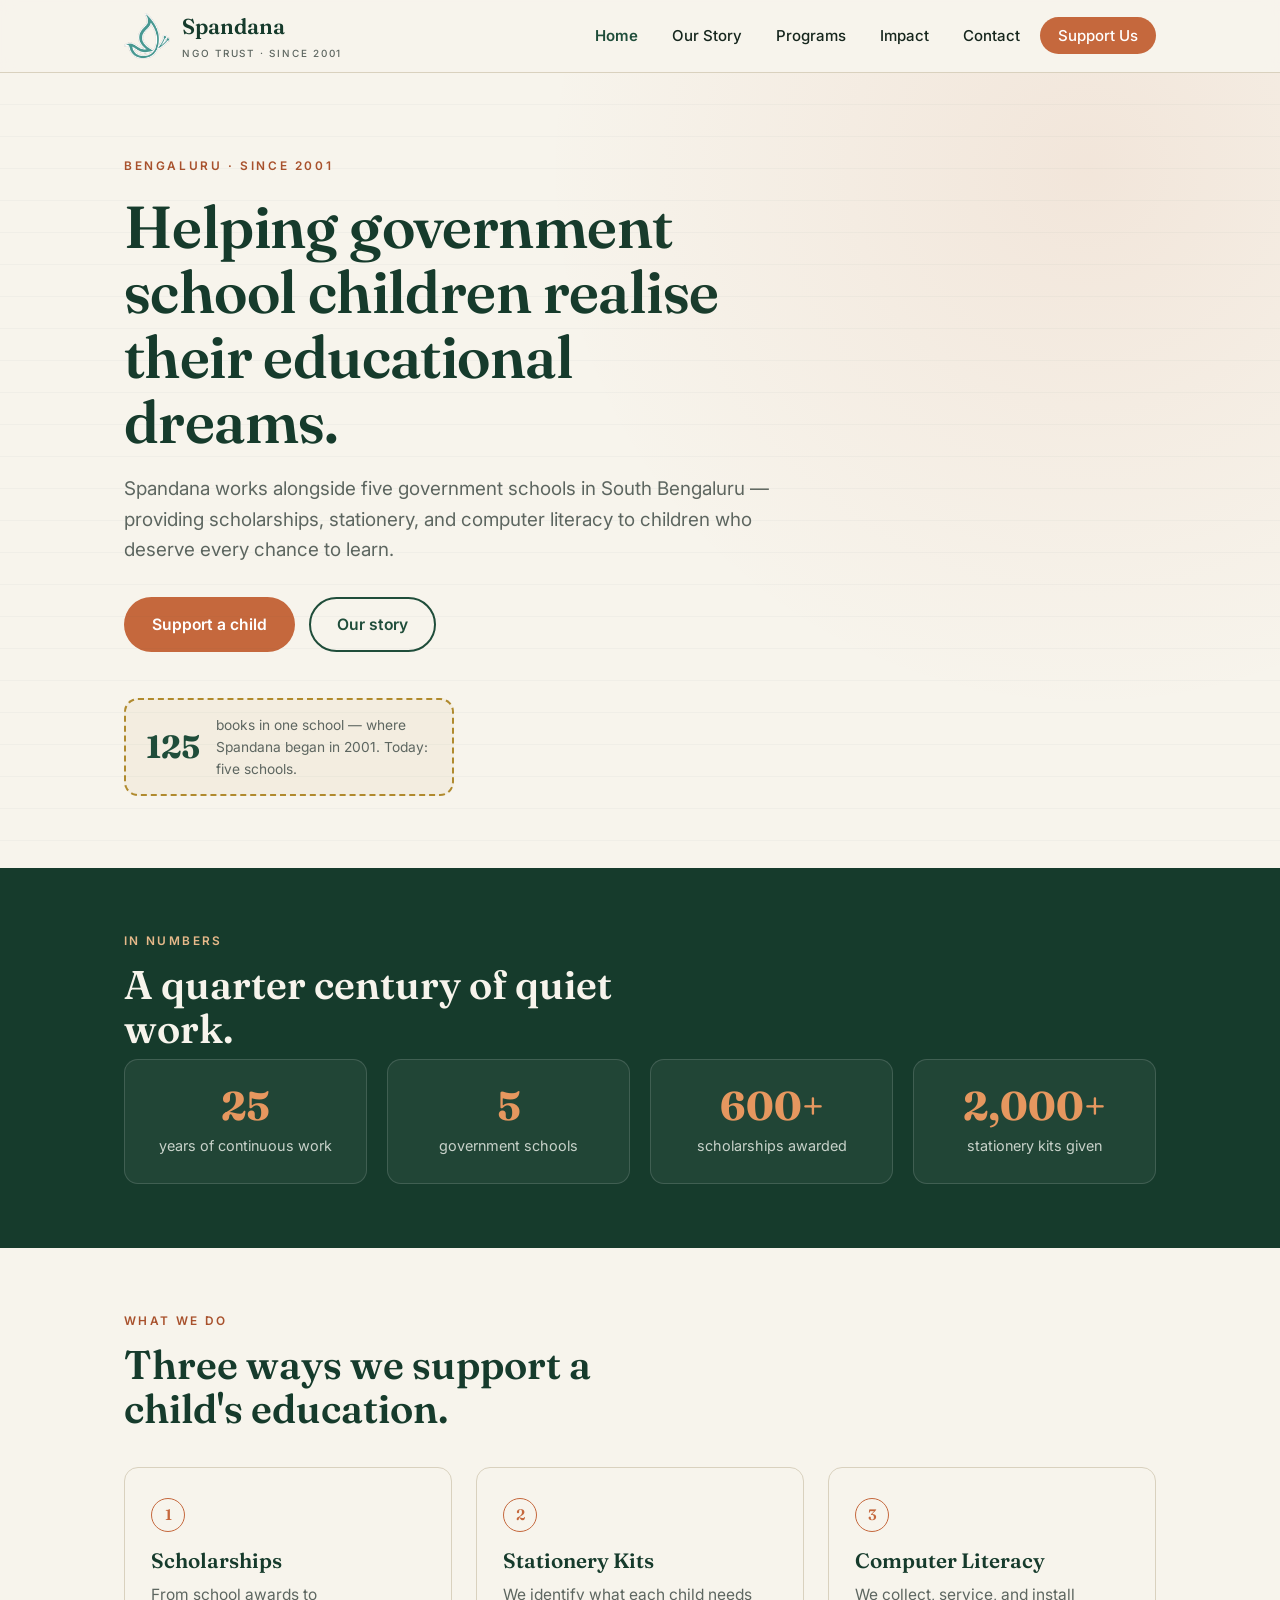
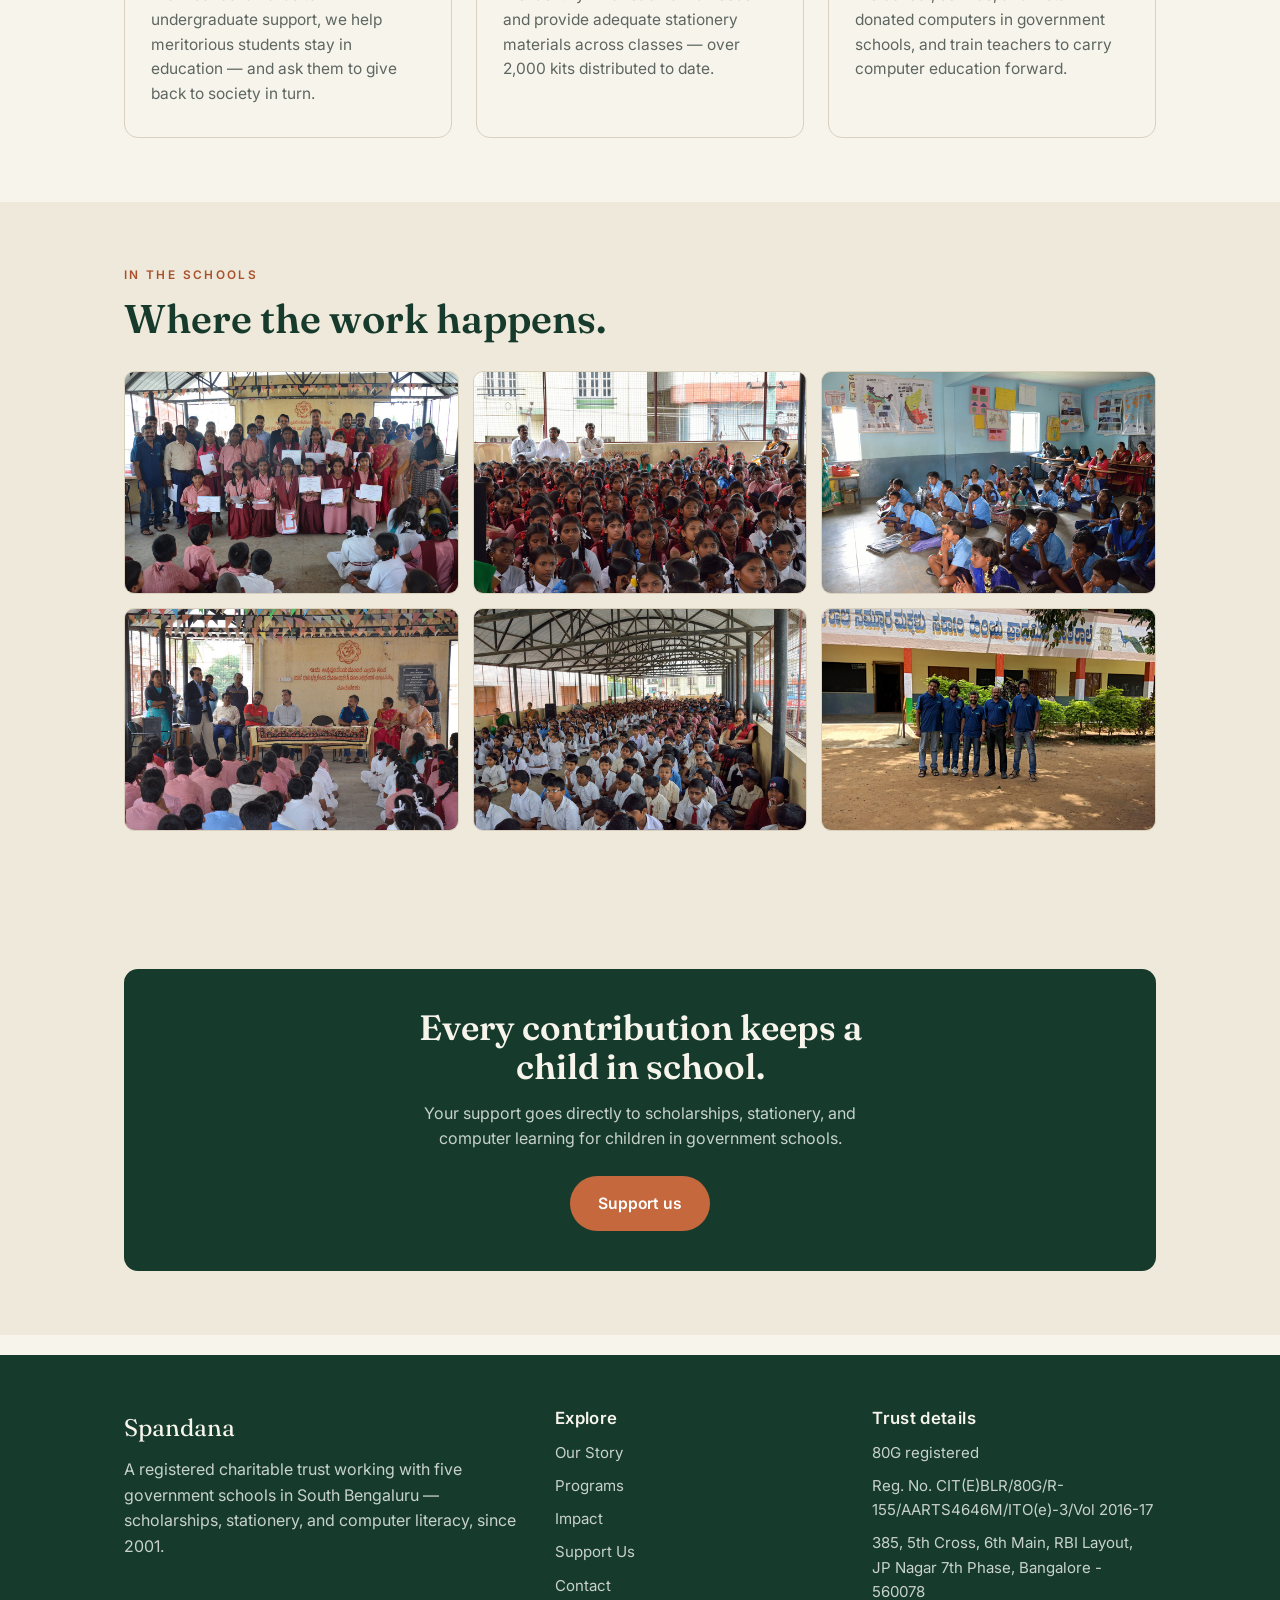
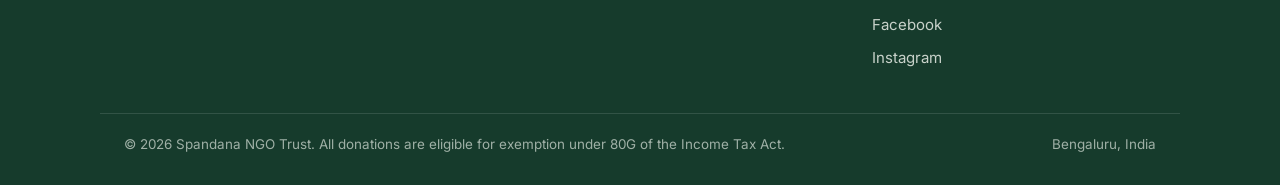
<file: index.html>
<!doctype html>
<html lang="en">
<head>
<meta charset="utf-8">
<meta name="viewport" content="width=device-width,initial-scale=1">
<title>Spandana NGO Trust — Education for Government School Children in Bengaluru</title>
<meta name="description" content="Spandana is a registered charitable trust supporting underprivileged students in five government schools in South Bengaluru through scholarships, stationery, and computer literacy since 2001.">
<link rel="canonical" href="https://www.spandana.ngo/">
<meta property="og:type" content="website">
<meta property="og:title" content="Spandana NGO Trust — Education for Government School Children in Bengaluru">
<meta property="og:description" content="Spandana is a registered charitable trust supporting underprivileged students in five government schools in South Bengaluru through scholarships, stationery, and computer literacy since 2001.">
<meta property="og:url" content="https://www.spandana.ngo/">
<meta property="og:site_name" content="Spandana NGO Trust">
<meta property="og:image" content="https://www.spandana.ngo/images/og.jpg">
<meta property="og:image:alt" content="Students at a Spandana award ceremony in a Bengaluru government school">
<meta name="twitter:image" content="https://www.spandana.ngo/images/og.jpg">
<meta name="twitter:card" content="summary_large_image">
<link rel="preconnect" href="https://fonts.googleapis.com">
<link rel="preconnect" href="https://fonts.gstatic.com" crossorigin>
<link href="https://fonts.googleapis.com/css2?family=Fraunces:opsz,wght@9..144,500;9..144,600;9..144,600&family=Inter:wght@400;500;600&display=swap" rel="stylesheet">
<link rel="icon" href="favicon.ico" sizes="any">
<link rel="icon" type="image/png" sizes="32x32" href="images/favicon-32.png">
<link rel="apple-touch-icon" href="images/apple-touch-icon.png">
<link rel="stylesheet" href="css/style.css">
<script type="application/ld+json">
{
  "@context":"https://schema.org",
  "@type":"NGO",
  "name":"Spandana NGO Trust",
  "alternateName":"Spandana",
  "url":"https://www.spandana.ngo","logo":"https://www.spandana.ngo/images/logo.png","email":"spandanangoblr@gmail.com","sameAs":["https://www.facebook.com/NGOSpandana/","https://www.instagram.com/spandanango/"],
  "foundingDate":"2001",
  "description":"Spandana is a registered charitable trust supporting underprivileged students in five government schools in South Bengaluru through scholarships, stationery, and computer literacy programs since 2001.",
  "areaServed":{"@type":"Place","name":"South Bengaluru, Karnataka, India"},
  "knowsAbout":["Education","Scholarships","Computer Literacy","Government Schools"],
  "address":{"@type":"PostalAddress","streetAddress":"385, 5th Cross, 6th Main, RBI Layout, JP Nagar 7th Phase","postalCode":"560078","addressLocality":"Bengaluru","addressRegion":"Karnataka","addressCountry":"IN"}
}
</script>
<!-- Cloudflare Web Analytics --><script defer src='https://static.cloudflareinsights.com/beacon.min.js' data-cf-beacon='{"token": "1fd75a26264e45e386c52f43f9e075ce"}'></script><!-- End Cloudflare Web Analytics -->
</head>
<body>
<a class="skip" href="#main">Skip to content</a><header class="site-head">
  <div class="wrap nav">
    <a class="brand" href="index.html">
      <img class="mark-img" src="images/bird.png" alt="" width="46" height="46">
      <span>Spandana<small>NGO Trust · since 2001</small></span>
    </a>
    <button class="burger" aria-label="Menu" aria-expanded="false" aria-controls="menu">☰</button>
    <ul class="menu" id="menu">
      <li><a href="index.html" class="active">Home</a></li>
      <li><a href="about.html">Our Story</a></li>
      <li><a href="programs.html">Programs</a></li>
      <li><a href="impact.html">Impact</a></li>
      <li><a href="contact.html">Contact</a></li>
      <li><a class="give" href="support.html">Support Us</a></li>
    </ul>
  </div>
</header><main id="main"><section class="hero">
  <div class="wrap">
    <p class="eyebrow">Bengaluru · Since 2001</p>
    <h1>Helping government school children realise their educational dreams.</h1>
    <p class="lead">Spandana works alongside five government schools in South Bengaluru — providing scholarships, stationery, and computer literacy to children who deserve every chance to learn.</p>
    <div class="hero-cta">
      <a class="btn btn-primary" href="support.html">Support a child</a>
      <a class="btn btn-ghost" href="about.html">Our story</a>
    </div>
    <div class="stamp">
      <b>125</b>
      <span>books in one school — where Spandana began in 2001. Today: five schools.</span>
    </div>
  </div>
</section>

<section class="ink-bg">
  <div class="wrap">
    <p class="section-tag">In numbers</p>
    <h2 class="title">A quarter century of quiet work.</h2>
    <div class="stats">
      <div class="stat"><b>25</b><span>years of continuous work</span></div>
      <div class="stat"><b>5</b><span>government schools</span></div>
      <div class="stat"><b>600+</b><span>scholarships awarded</span></div>
      <div class="stat"><b>2,000+</b><span>stationery kits given</span></div>
    </div>
  </div>
</section>

<section>
  <div class="wrap">
    <p class="section-tag">What we do</p>
    <h2 class="title">Three ways we support a child's education.</h2>
    <div class="grid c3">
      <div class="card"><div class="num">1</div><h3>Scholarships</h3><p>From school awards to undergraduate support, we help meritorious students stay in education — and ask them to give back to society in turn.</p></div>
      <div class="card"><div class="num">2</div><h3>Stationery Kits</h3><p>We identify what each child needs and provide adequate stationery materials across classes — over 2,000 kits distributed to date.</p></div>
      <div class="card"><div class="num">3</div><h3>Computer Literacy</h3><p>We collect, service, and install donated computers in government schools, and train teachers to carry computer education forward.</p></div>
    </div>
  </div>
</section>

<section class="alt">
  <div class="wrap">
    <p class="section-tag">In the schools</p>
    <h2 class="title">Where the work happens.</h2>
    <div class="gallery">
      <figure><img src="images/g1.jpg" alt="Award ceremony with students holding certificates" loading="lazy" width="1200" height="800"></figure>
      <figure><img src="images/g2.jpg" alt="Students gathered for an assembly" loading="lazy" width="1200" height="800"></figure>
      <figure><img src="images/g3.jpg" alt="Children seated in a classroom" loading="lazy" width="1200" height="800"></figure>
      <figure><img src="images/g4.jpg" alt="Students and guests at a school event" loading="lazy" width="1200" height="800"></figure>
      <figure><img src="images/g5.jpg" alt="School assembly in a covered hall" loading="lazy" width="1200" height="800"></figure>
      <figure><img src="images/g6.jpg" alt="Spandana volunteers outside a government school" loading="lazy" width="1200" height="800"></figure>
    </div>
  </div>
</section>

<section class="alt">
  <div class="wrap">
    <div class="callout">
      <h2>Every contribution keeps a child in school.</h2>
      <p>Your support goes directly to scholarships, stationery, and computer learning for children in government schools.</p>
      <a class="btn btn-primary" href="support.html">Support us</a>
    </div>
  </div>
</section></main><footer class="site-foot">
  <div class="wrap foot-grid">
    <div>
      <div class="foot-brand">Spandana</div>
      <p>A registered charitable trust working with five government schools in South Bengaluru — scholarships, stationery, and computer literacy, since 2001.</p>
    </div>
    <div>
      <h4>Explore</h4>
      <ul>
        <li><a href="about.html">Our Story</a></li>
        <li><a href="programs.html">Programs</a></li>
        <li><a href="impact.html">Impact</a></li>
        <li><a href="support.html">Support Us</a></li>
        <li><a href="contact.html">Contact</a></li>
      </ul>
    </div>
    <div>
      <h4>Trust details</h4>
      <ul>
        <li>80G registered</li>
        <li>Reg. No. CIT(E)BLR/80G/R-155/AARTS4646M/ITO(e)-3/Vol 2016-17</li>
        <li>385, 5th Cross, 6th Main, RBI Layout, JP Nagar 7th Phase, Bangalore - 560078</li>
        <li><a href="https://www.facebook.com/NGOSpandana/">Facebook</a></li>
        <li><a href="https://www.instagram.com/spandanango/">Instagram</a></li>
      </ul>
    </div>
  </div>
  <div class="wrap foot-bottom">
    <span>© 2026 Spandana NGO Trust. All donations are eligible for exemption under 80G of the Income Tax Act.</span>
    <span>Bengaluru, India</span>
  </div>
</footer>
<script src="js/main.js"></script>
</body></html>
</file>
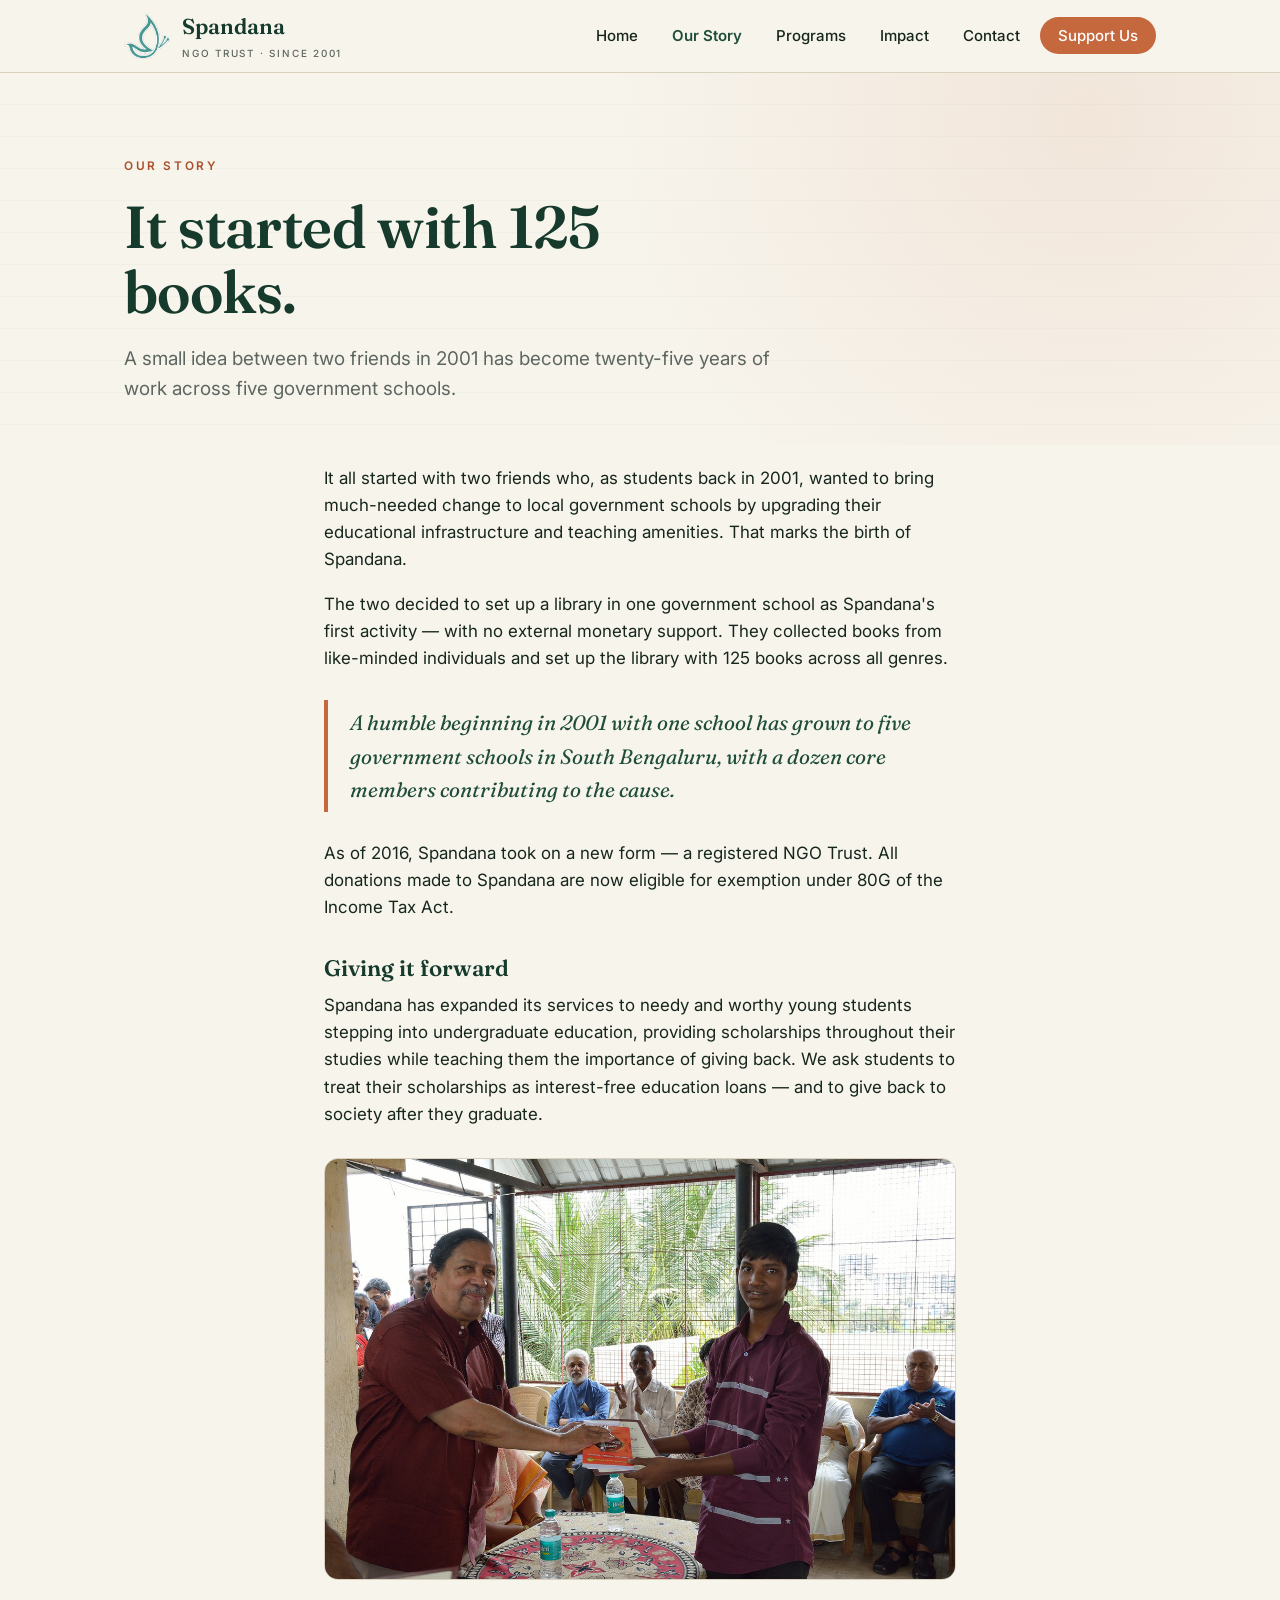
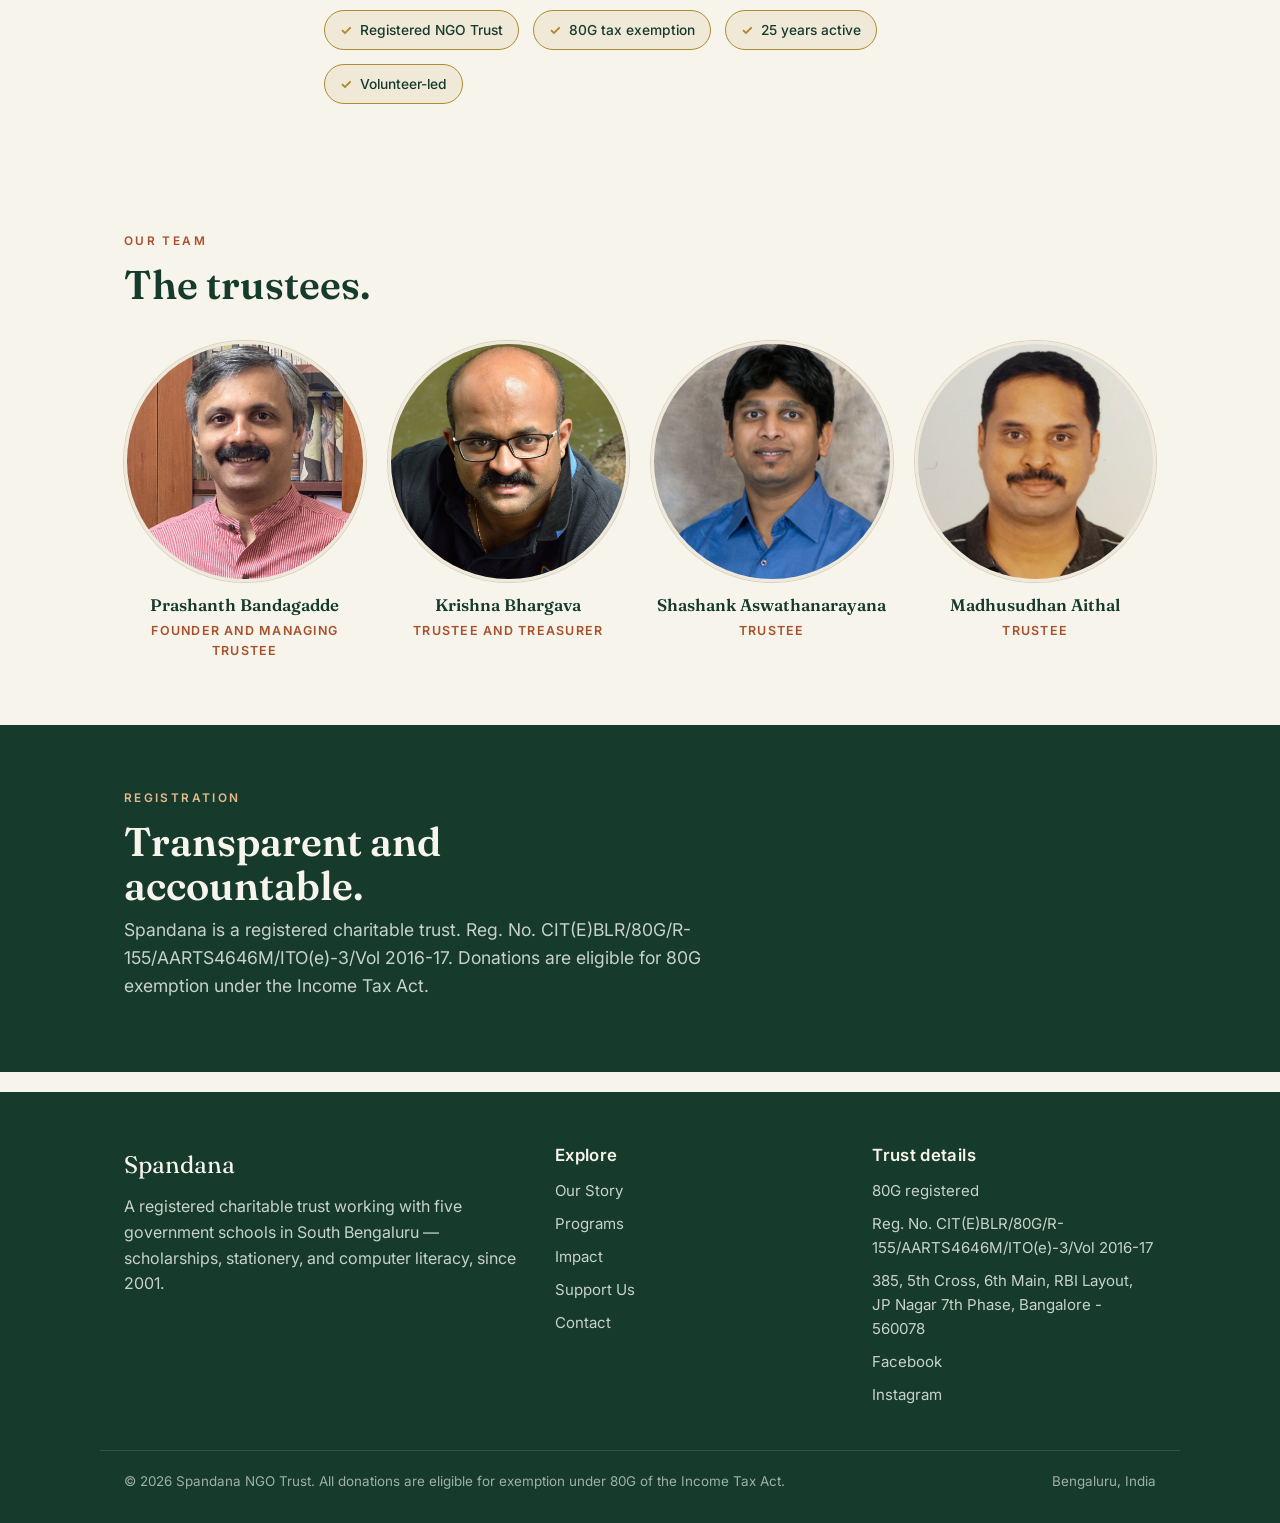
<file: about.html>
<!doctype html>
<html lang="en">
<head>
<meta charset="utf-8">
<meta name="viewport" content="width=device-width,initial-scale=1">
<title>Our Story — Spandana NGO Trust</title>
<meta name="description" content="Spandana began in 2001 when two friends set up a library of 125 books in a government school. Twenty-five years on, it works across five schools in South Bengaluru.">
<link rel="canonical" href="https://www.spandana.ngo/about.html">
<meta property="og:type" content="website">
<meta property="og:title" content="Our Story — Spandana NGO Trust">
<meta property="og:description" content="Spandana began in 2001 when two friends set up a library of 125 books in a government school. Twenty-five years on, it works across five schools in South Bengaluru.">
<meta property="og:url" content="https://www.spandana.ngo/about.html">
<meta property="og:site_name" content="Spandana NGO Trust">
<meta property="og:image" content="https://www.spandana.ngo/images/og.jpg">
<meta property="og:image:alt" content="Students at a Spandana award ceremony in a Bengaluru government school">
<meta name="twitter:image" content="https://www.spandana.ngo/images/og.jpg">
<meta name="twitter:card" content="summary_large_image">
<link rel="preconnect" href="https://fonts.googleapis.com">
<link rel="preconnect" href="https://fonts.gstatic.com" crossorigin>
<link href="https://fonts.googleapis.com/css2?family=Fraunces:opsz,wght@9..144,500;9..144,600;9..144,600&family=Inter:wght@400;500;600&display=swap" rel="stylesheet">
<link rel="icon" href="favicon.ico" sizes="any">
<link rel="icon" type="image/png" sizes="32x32" href="images/favicon-32.png">
<link rel="apple-touch-icon" href="images/apple-touch-icon.png">
<link rel="stylesheet" href="css/style.css">
<script type="application/ld+json">
{
  "@context":"https://schema.org",
  "@type":"NGO",
  "name":"Spandana NGO Trust",
  "alternateName":"Spandana",
  "url":"https://www.spandana.ngo","logo":"https://www.spandana.ngo/images/logo.png","email":"spandanangoblr@gmail.com","sameAs":["https://www.facebook.com/NGOSpandana/","https://www.instagram.com/spandanango/"],
  "foundingDate":"2001",
  "description":"Spandana is a registered charitable trust supporting underprivileged students in five government schools in South Bengaluru through scholarships, stationery, and computer literacy programs since 2001.",
  "areaServed":{"@type":"Place","name":"South Bengaluru, Karnataka, India"},
  "knowsAbout":["Education","Scholarships","Computer Literacy","Government Schools"],
  "address":{"@type":"PostalAddress","streetAddress":"385, 5th Cross, 6th Main, RBI Layout, JP Nagar 7th Phase","postalCode":"560078","addressLocality":"Bengaluru","addressRegion":"Karnataka","addressCountry":"IN"}
}
</script>
<!-- Cloudflare Web Analytics --><script defer src='https://static.cloudflareinsights.com/beacon.min.js' data-cf-beacon='{"token": "1fd75a26264e45e386c52f43f9e075ce"}'></script><!-- End Cloudflare Web Analytics -->
</head>
<body>
<a class="skip" href="#main">Skip to content</a><header class="site-head">
  <div class="wrap nav">
    <a class="brand" href="index.html">
      <img class="mark-img" src="images/bird.png" alt="" width="46" height="46">
      <span>Spandana<small>NGO Trust · since 2001</small></span>
    </a>
    <button class="burger" aria-label="Menu" aria-expanded="false" aria-controls="menu">☰</button>
    <ul class="menu" id="menu">
      <li><a href="index.html">Home</a></li>
      <li><a href="about.html" class="active">Our Story</a></li>
      <li><a href="programs.html">Programs</a></li>
      <li><a href="impact.html">Impact</a></li>
      <li><a href="contact.html">Contact</a></li>
      <li><a class="give" href="support.html">Support Us</a></li>
    </ul>
  </div>
</header><main id="main"><section class="hero" style="padding-bottom:40px">
  <div class="wrap">
    <p class="eyebrow">Our Story</p>
    <h1>It started with 125 books.</h1>
    <p class="lead">A small idea between two friends in 2001 has become twenty-five years of work across five government schools.</p>
  </div>
</section>

<section style="padding-top:20px">
  <div class="wrap prose">
    <p>It all started with two friends who, as students back in 2001, wanted to bring much-needed change to local government schools by upgrading their educational infrastructure and teaching amenities. That marks the birth of Spandana.</p>
    <p>The two decided to set up a library in one government school as Spandana's first activity — with no external monetary support. They collected books from like-minded individuals and set up the library with 125 books across all genres.</p>
    <div class="pull">A humble beginning in 2001 with one school has grown to five government schools in South Bengaluru, with a dozen core members contributing to the cause.</div>
    <p>As of 2016, Spandana took on a new form — a registered NGO Trust. All donations made to Spandana are now eligible for exemption under 80G of the Income Tax Act.</p>
    <h3>Giving it forward</h3>
    <p>Spandana has expanded its services to needy and worthy young students stepping into undergraduate education, providing scholarships throughout their studies while teaching them the importance of giving back. We ask students to treat their scholarships as interest-free education loans — and to give back to society after they graduate.</p>

    <figure class="photo" style="margin:30px 0 0"><img src="images/professional.jpg" alt="A scholarship being handed to a student" loading="lazy" width="1200" height="800"></figure>
    <div class="marks">
      <span class="mark-chip">Registered NGO Trust</span>
      <span class="mark-chip">80G tax exemption</span>
      <span class="mark-chip">25 years active</span>
      <span class="mark-chip">Volunteer-led</span>
    </div>
  </div>
</section>

<section>
  <div class="wrap">
    <p class="section-tag">Our team</p>
    <h2 class="title">The trustees.</h2>
    <div class="team">
      <div class="member"><img src="images/prashanth.jpg" alt="Prashanth Bandagadde" loading="lazy" width="900" height="900"><h3>Prashanth Bandagadde</h3><p>Founder and Managing Trustee</p></div>
      <div class="member"><img src="images/krishna.jpg" alt="Krishna Bhargava" loading="lazy" width="900" height="900"><h3>Krishna Bhargava</h3><p>Trustee and Treasurer</p></div>
      <div class="member"><img src="images/shashank.jpg" alt="Shashank Aswathanarayana" loading="lazy" width="600" height="600"><h3>Shashank Aswathanarayana</h3><p>Trustee</p></div>
      <div class="member"><img src="images/madhu.jpg" alt="Madhusudhan Aithal" loading="lazy" width="900" height="900"><h3>Madhusudhan Aithal</h3><p>Trustee</p></div>
    </div>
  </div>
</section>

<section class="ink-bg">
  <div class="wrap">
    <p class="section-tag">Registration</p>
    <h2 class="title">Transparent and accountable.</h2>
    <p class="lede">Spandana is a registered charitable trust. Reg. No. CIT(E)BLR/80G/R-155/AARTS4646M/ITO(e)-3/Vol 2016-17. Donations are eligible for 80G exemption under the Income Tax Act.</p>
  </div>
</section></main><footer class="site-foot">
  <div class="wrap foot-grid">
    <div>
      <div class="foot-brand">Spandana</div>
      <p>A registered charitable trust working with five government schools in South Bengaluru — scholarships, stationery, and computer literacy, since 2001.</p>
    </div>
    <div>
      <h4>Explore</h4>
      <ul>
        <li><a href="about.html">Our Story</a></li>
        <li><a href="programs.html">Programs</a></li>
        <li><a href="impact.html">Impact</a></li>
        <li><a href="support.html">Support Us</a></li>
        <li><a href="contact.html">Contact</a></li>
      </ul>
    </div>
    <div>
      <h4>Trust details</h4>
      <ul>
        <li>80G registered</li>
        <li>Reg. No. CIT(E)BLR/80G/R-155/AARTS4646M/ITO(e)-3/Vol 2016-17</li>
        <li>385, 5th Cross, 6th Main, RBI Layout, JP Nagar 7th Phase, Bangalore - 560078</li>
        <li><a href="https://www.facebook.com/NGOSpandana/">Facebook</a></li>
        <li><a href="https://www.instagram.com/spandanango/">Instagram</a></li>
      </ul>
    </div>
  </div>
  <div class="wrap foot-bottom">
    <span>© 2026 Spandana NGO Trust. All donations are eligible for exemption under 80G of the Income Tax Act.</span>
    <span>Bengaluru, India</span>
  </div>
</footer>
<script src="js/main.js"></script>
</body></html>
</file>
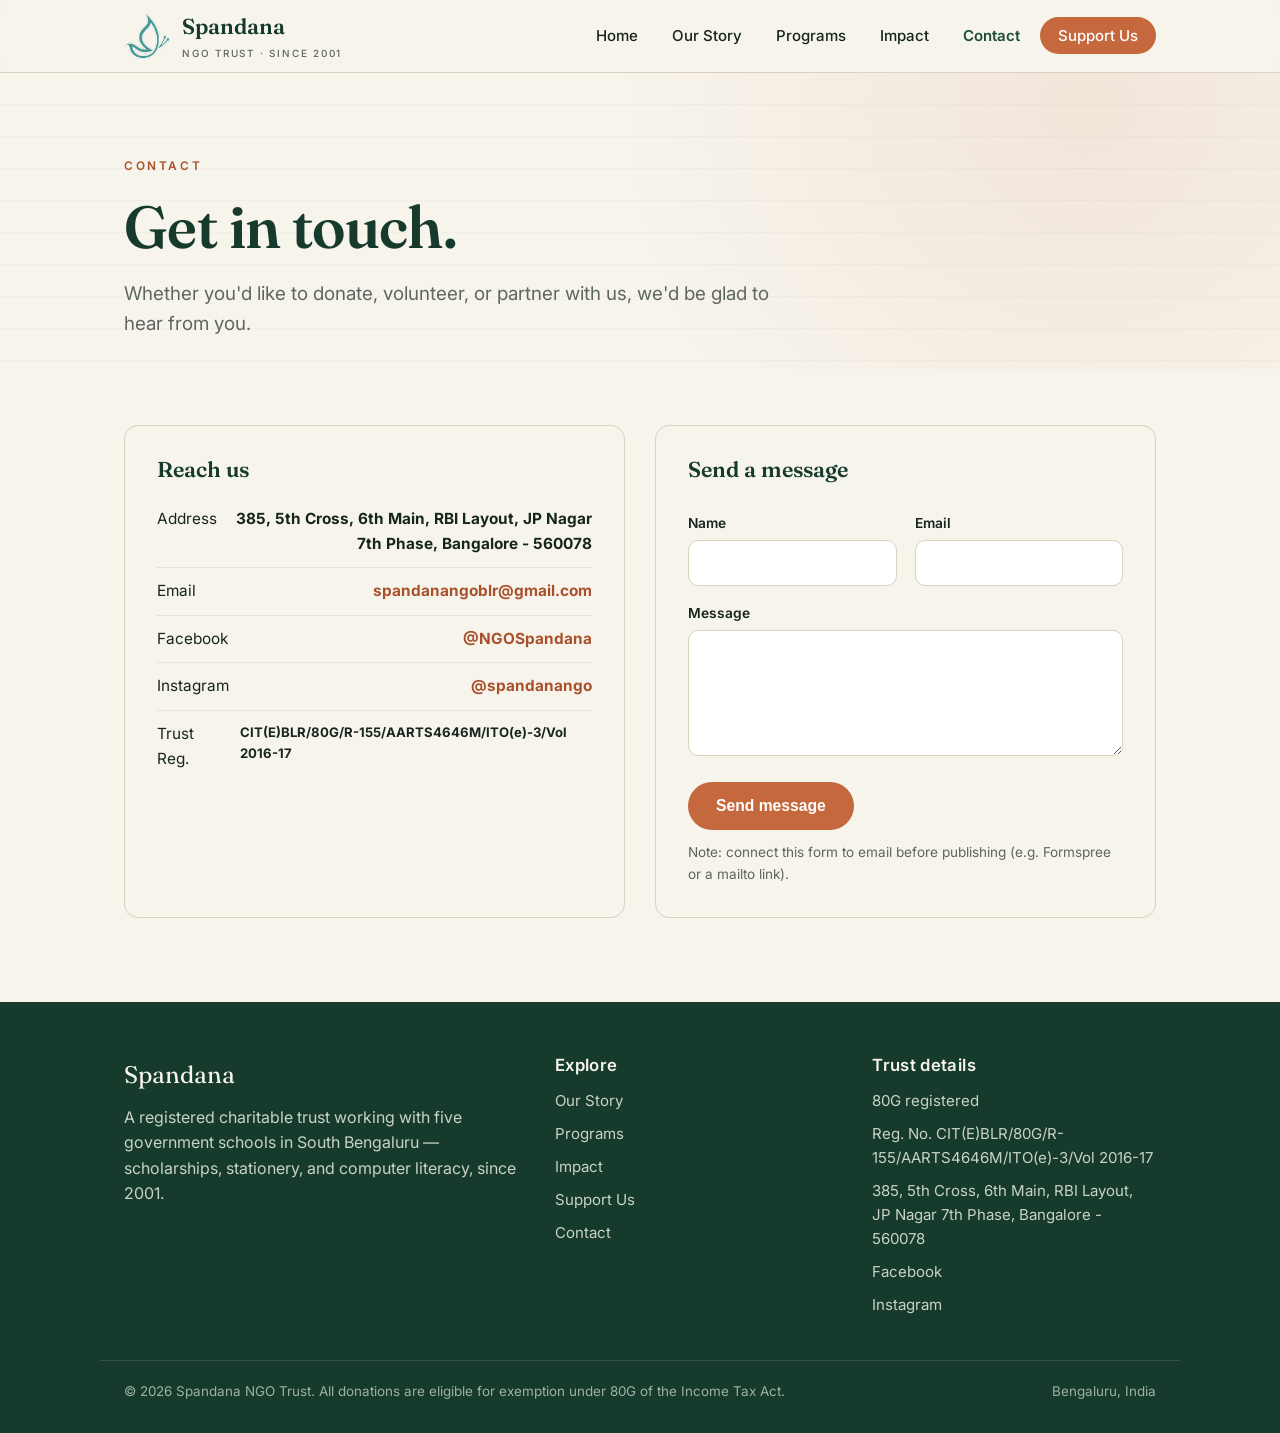
<file: contact.html>
<!doctype html>
<html lang="en">
<head>
<meta charset="utf-8">
<meta name="viewport" content="width=device-width,initial-scale=1">
<title>Contact — Spandana NGO Trust, Bengaluru</title>
<meta name="description" content="Get in touch with Spandana NGO Trust in South Bengaluru to donate, volunteer, or partner with us.">
<link rel="canonical" href="https://www.spandana.ngo/contact.html">
<meta property="og:type" content="website">
<meta property="og:title" content="Contact — Spandana NGO Trust, Bengaluru">
<meta property="og:description" content="Get in touch with Spandana NGO Trust in South Bengaluru to donate, volunteer, or partner with us.">
<meta property="og:url" content="https://www.spandana.ngo/contact.html">
<meta property="og:site_name" content="Spandana NGO Trust">
<meta property="og:image" content="https://www.spandana.ngo/images/og.jpg">
<meta property="og:image:alt" content="Students at a Spandana award ceremony in a Bengaluru government school">
<meta name="twitter:image" content="https://www.spandana.ngo/images/og.jpg">
<meta name="twitter:card" content="summary_large_image">
<link rel="preconnect" href="https://fonts.googleapis.com">
<link rel="preconnect" href="https://fonts.gstatic.com" crossorigin>
<link href="https://fonts.googleapis.com/css2?family=Fraunces:opsz,wght@9..144,500;9..144,600;9..144,600&family=Inter:wght@400;500;600&display=swap" rel="stylesheet">
<link rel="icon" href="favicon.ico" sizes="any">
<link rel="icon" type="image/png" sizes="32x32" href="images/favicon-32.png">
<link rel="apple-touch-icon" href="images/apple-touch-icon.png">
<link rel="stylesheet" href="css/style.css">
<script type="application/ld+json">
{
  "@context":"https://schema.org",
  "@type":"NGO",
  "name":"Spandana NGO Trust",
  "alternateName":"Spandana",
  "url":"https://www.spandana.ngo","logo":"https://www.spandana.ngo/images/logo.png","email":"spandanangoblr@gmail.com","sameAs":["https://www.facebook.com/NGOSpandana/","https://www.instagram.com/spandanango/"],
  "foundingDate":"2001",
  "description":"Spandana is a registered charitable trust supporting underprivileged students in five government schools in South Bengaluru through scholarships, stationery, and computer literacy programs since 2001.",
  "areaServed":{"@type":"Place","name":"South Bengaluru, Karnataka, India"},
  "knowsAbout":["Education","Scholarships","Computer Literacy","Government Schools"],
  "address":{"@type":"PostalAddress","streetAddress":"385, 5th Cross, 6th Main, RBI Layout, JP Nagar 7th Phase","postalCode":"560078","addressLocality":"Bengaluru","addressRegion":"Karnataka","addressCountry":"IN"}
}
</script>
<!-- Cloudflare Web Analytics --><script defer src='https://static.cloudflareinsights.com/beacon.min.js' data-cf-beacon='{"token": "1fd75a26264e45e386c52f43f9e075ce"}'></script><!-- End Cloudflare Web Analytics -->
</head>
<body>
<a class="skip" href="#main">Skip to content</a><header class="site-head">
  <div class="wrap nav">
    <a class="brand" href="index.html">
      <img class="mark-img" src="images/bird.png" alt="" width="46" height="46">
      <span>Spandana<small>NGO Trust · since 2001</small></span>
    </a>
    <button class="burger" aria-label="Menu" aria-expanded="false" aria-controls="menu">☰</button>
    <ul class="menu" id="menu">
      <li><a href="index.html">Home</a></li>
      <li><a href="about.html">Our Story</a></li>
      <li><a href="programs.html">Programs</a></li>
      <li><a href="impact.html">Impact</a></li>
      <li><a href="contact.html" class="active">Contact</a></li>
      <li><a class="give" href="support.html">Support Us</a></li>
    </ul>
  </div>
</header><main id="main"><section class="hero" style="padding-bottom:30px">
  <div class="wrap">
    <p class="eyebrow">Contact</p>
    <h1>Get in touch.</h1>
    <p class="lead">Whether you'd like to donate, volunteer, or partner with us, we'd be glad to hear from you.</p>
  </div>
</section>

<section style="padding-top:20px">
  <div class="wrap">
    <div class="support-grid">
      <div class="panel">
        <h3>Reach us</h3>
        <div class="detail"><span>Address</span><b style="text-align:right">385, 5th Cross, 6th Main, RBI Layout, JP Nagar 7th Phase, Bangalore - 560078</b></div>
        <div class="detail"><span>Email</span><b><a href="mailto:spandanangoblr@gmail.com">spandanangoblr@gmail.com</a></b></div>
        <div class="detail"><span>Facebook</span><b><a href="https://www.facebook.com/NGOSpandana/">@NGOSpandana</a></b></div>
        <div class="detail"><span>Instagram</span><b><a href="https://www.instagram.com/spandanango/">@spandanango</a></b></div>
        <div class="detail"><span>Trust Reg.</span><b style="font-size:.82rem">CIT(E)BLR/80G/R-155/AARTS4646M/ITO(e)-3/Vol 2016-17</b></div>
      </div>
      <div class="panel">
        <h3>Send a message</h3>
        <form onsubmit="return false">
          <div class="row">
            <div><label for="n">Name</label><input id="n" type="text" autocomplete="name"></div>
            <div><label for="e">Email</label><input id="e" type="email" autocomplete="email"></div>
          </div>
          <label for="m">Message</label>
          <textarea id="m" rows="5"></textarea>
          <p style="margin-top:18px"><button class="btn btn-primary" type="submit">Send message</button></p>
          <p style="margin-top:12px;font-size:.85rem;color:var(--muted)">Note: connect this form to email before publishing (e.g. Formspree or a mailto link).</p>
        </form>
      </div>
    </div>
  </div>
</section></main><footer class="site-foot">
  <div class="wrap foot-grid">
    <div>
      <div class="foot-brand">Spandana</div>
      <p>A registered charitable trust working with five government schools in South Bengaluru — scholarships, stationery, and computer literacy, since 2001.</p>
    </div>
    <div>
      <h4>Explore</h4>
      <ul>
        <li><a href="about.html">Our Story</a></li>
        <li><a href="programs.html">Programs</a></li>
        <li><a href="impact.html">Impact</a></li>
        <li><a href="support.html">Support Us</a></li>
        <li><a href="contact.html">Contact</a></li>
      </ul>
    </div>
    <div>
      <h4>Trust details</h4>
      <ul>
        <li>80G registered</li>
        <li>Reg. No. CIT(E)BLR/80G/R-155/AARTS4646M/ITO(e)-3/Vol 2016-17</li>
        <li>385, 5th Cross, 6th Main, RBI Layout, JP Nagar 7th Phase, Bangalore - 560078</li>
        <li><a href="https://www.facebook.com/NGOSpandana/">Facebook</a></li>
        <li><a href="https://www.instagram.com/spandanango/">Instagram</a></li>
      </ul>
    </div>
  </div>
  <div class="wrap foot-bottom">
    <span>© 2026 Spandana NGO Trust. All donations are eligible for exemption under 80G of the Income Tax Act.</span>
    <span>Bengaluru, India</span>
  </div>
</footer>
<script src="js/main.js"></script>
</body></html>
</file>
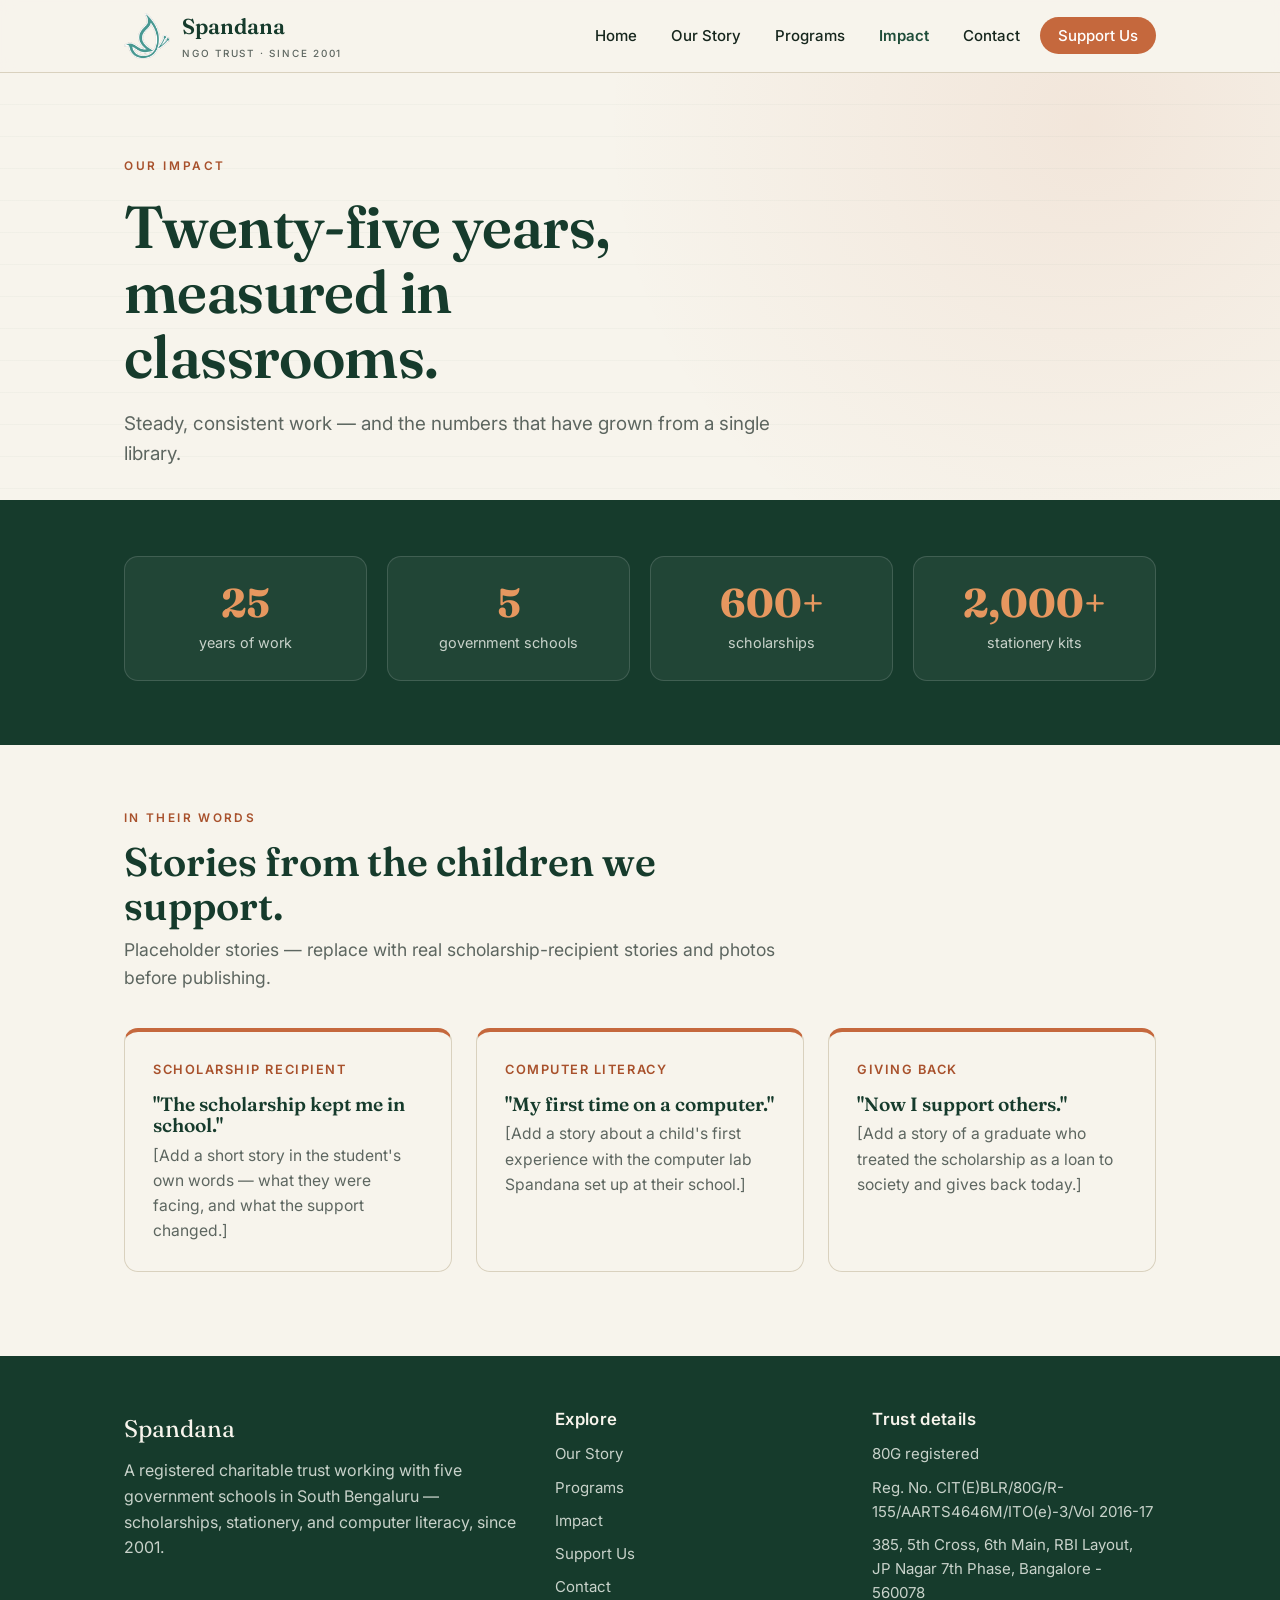
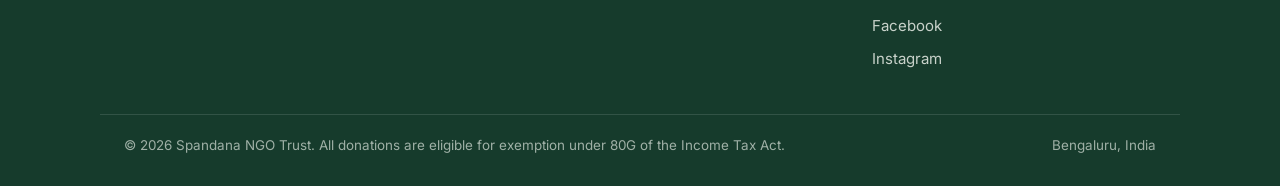
<file: impact.html>
<!doctype html>
<html lang="en">
<head>
<meta charset="utf-8">
<meta name="viewport" content="width=device-width,initial-scale=1">
<title>Our Impact — Spandana NGO Trust</title>
<meta name="description" content="Over 25 years, Spandana has awarded 600+ scholarships and distributed 2,000+ stationery kits across five government schools in South Bengaluru.">
<link rel="canonical" href="https://www.spandana.ngo/impact.html">
<meta property="og:type" content="website">
<meta property="og:title" content="Our Impact — Spandana NGO Trust">
<meta property="og:description" content="Over 25 years, Spandana has awarded 600+ scholarships and distributed 2,000+ stationery kits across five government schools in South Bengaluru.">
<meta property="og:url" content="https://www.spandana.ngo/impact.html">
<meta property="og:site_name" content="Spandana NGO Trust">
<meta property="og:image" content="https://www.spandana.ngo/images/og.jpg">
<meta property="og:image:alt" content="Students at a Spandana award ceremony in a Bengaluru government school">
<meta name="twitter:image" content="https://www.spandana.ngo/images/og.jpg">
<meta name="twitter:card" content="summary_large_image">
<link rel="preconnect" href="https://fonts.googleapis.com">
<link rel="preconnect" href="https://fonts.gstatic.com" crossorigin>
<link href="https://fonts.googleapis.com/css2?family=Fraunces:opsz,wght@9..144,500;9..144,600;9..144,600&family=Inter:wght@400;500;600&display=swap" rel="stylesheet">
<link rel="icon" href="favicon.ico" sizes="any">
<link rel="icon" type="image/png" sizes="32x32" href="images/favicon-32.png">
<link rel="apple-touch-icon" href="images/apple-touch-icon.png">
<link rel="stylesheet" href="css/style.css">
<script type="application/ld+json">
{
  "@context":"https://schema.org",
  "@type":"NGO",
  "name":"Spandana NGO Trust",
  "alternateName":"Spandana",
  "url":"https://www.spandana.ngo","logo":"https://www.spandana.ngo/images/logo.png","email":"spandanangoblr@gmail.com","sameAs":["https://www.facebook.com/NGOSpandana/","https://www.instagram.com/spandanango/"],
  "foundingDate":"2001",
  "description":"Spandana is a registered charitable trust supporting underprivileged students in five government schools in South Bengaluru through scholarships, stationery, and computer literacy programs since 2001.",
  "areaServed":{"@type":"Place","name":"South Bengaluru, Karnataka, India"},
  "knowsAbout":["Education","Scholarships","Computer Literacy","Government Schools"],
  "address":{"@type":"PostalAddress","streetAddress":"385, 5th Cross, 6th Main, RBI Layout, JP Nagar 7th Phase","postalCode":"560078","addressLocality":"Bengaluru","addressRegion":"Karnataka","addressCountry":"IN"}
}
</script>
<!-- Cloudflare Web Analytics --><script defer src='https://static.cloudflareinsights.com/beacon.min.js' data-cf-beacon='{"token": "1fd75a26264e45e386c52f43f9e075ce"}'></script><!-- End Cloudflare Web Analytics -->
</head>
<body>
<a class="skip" href="#main">Skip to content</a><header class="site-head">
  <div class="wrap nav">
    <a class="brand" href="index.html">
      <img class="mark-img" src="images/bird.png" alt="" width="46" height="46">
      <span>Spandana<small>NGO Trust · since 2001</small></span>
    </a>
    <button class="burger" aria-label="Menu" aria-expanded="false" aria-controls="menu">☰</button>
    <ul class="menu" id="menu">
      <li><a href="index.html">Home</a></li>
      <li><a href="about.html">Our Story</a></li>
      <li><a href="programs.html">Programs</a></li>
      <li><a href="impact.html" class="active">Impact</a></li>
      <li><a href="contact.html">Contact</a></li>
      <li><a class="give" href="support.html">Support Us</a></li>
    </ul>
  </div>
</header><main id="main"><section class="hero" style="padding-bottom:30px">
  <div class="wrap">
    <p class="eyebrow">Our Impact</p>
    <h1>Twenty-five years, measured in classrooms.</h1>
    <p class="lead">Steady, consistent work — and the numbers that have grown from a single library.</p>
  </div>
</section>

<section class="ink-bg" style="padding-top:48px">
  <div class="wrap">
    <div class="stats">
      <div class="stat"><b>25</b><span>years of work</span></div>
      <div class="stat"><b>5</b><span>government schools</span></div>
      <div class="stat"><b>600+</b><span>scholarships</span></div>
      <div class="stat"><b>2,000+</b><span>stationery kits</span></div>
    </div>
  </div>
</section>

<section>
  <div class="wrap">
    <p class="section-tag">In their words</p>
    <h2 class="title">Stories from the children we support.</h2>
    <p class="lede">Placeholder stories — replace with real scholarship-recipient stories and photos before publishing.</p>
    <div class="grid c3">
      <div class="story"><div class="who">Scholarship recipient</div><h3>"The scholarship kept me in school."</h3><p>[Add a short story in the student's own words — what they were facing, and what the support changed.]</p></div>
      <div class="story"><div class="who">Computer literacy</div><h3>"My first time on a computer."</h3><p>[Add a story about a child's first experience with the computer lab Spandana set up at their school.]</p></div>
      <div class="story"><div class="who">Giving back</div><h3>"Now I support others."</h3><p>[Add a story of a graduate who treated the scholarship as a loan to society and gives back today.]</p></div>
    </div>
  </div>
</section></main><footer class="site-foot">
  <div class="wrap foot-grid">
    <div>
      <div class="foot-brand">Spandana</div>
      <p>A registered charitable trust working with five government schools in South Bengaluru — scholarships, stationery, and computer literacy, since 2001.</p>
    </div>
    <div>
      <h4>Explore</h4>
      <ul>
        <li><a href="about.html">Our Story</a></li>
        <li><a href="programs.html">Programs</a></li>
        <li><a href="impact.html">Impact</a></li>
        <li><a href="support.html">Support Us</a></li>
        <li><a href="contact.html">Contact</a></li>
      </ul>
    </div>
    <div>
      <h4>Trust details</h4>
      <ul>
        <li>80G registered</li>
        <li>Reg. No. CIT(E)BLR/80G/R-155/AARTS4646M/ITO(e)-3/Vol 2016-17</li>
        <li>385, 5th Cross, 6th Main, RBI Layout, JP Nagar 7th Phase, Bangalore - 560078</li>
        <li><a href="https://www.facebook.com/NGOSpandana/">Facebook</a></li>
        <li><a href="https://www.instagram.com/spandanango/">Instagram</a></li>
      </ul>
    </div>
  </div>
  <div class="wrap foot-bottom">
    <span>© 2026 Spandana NGO Trust. All donations are eligible for exemption under 80G of the Income Tax Act.</span>
    <span>Bengaluru, India</span>
  </div>
</footer>
<script src="js/main.js"></script>
</body></html>
</file>
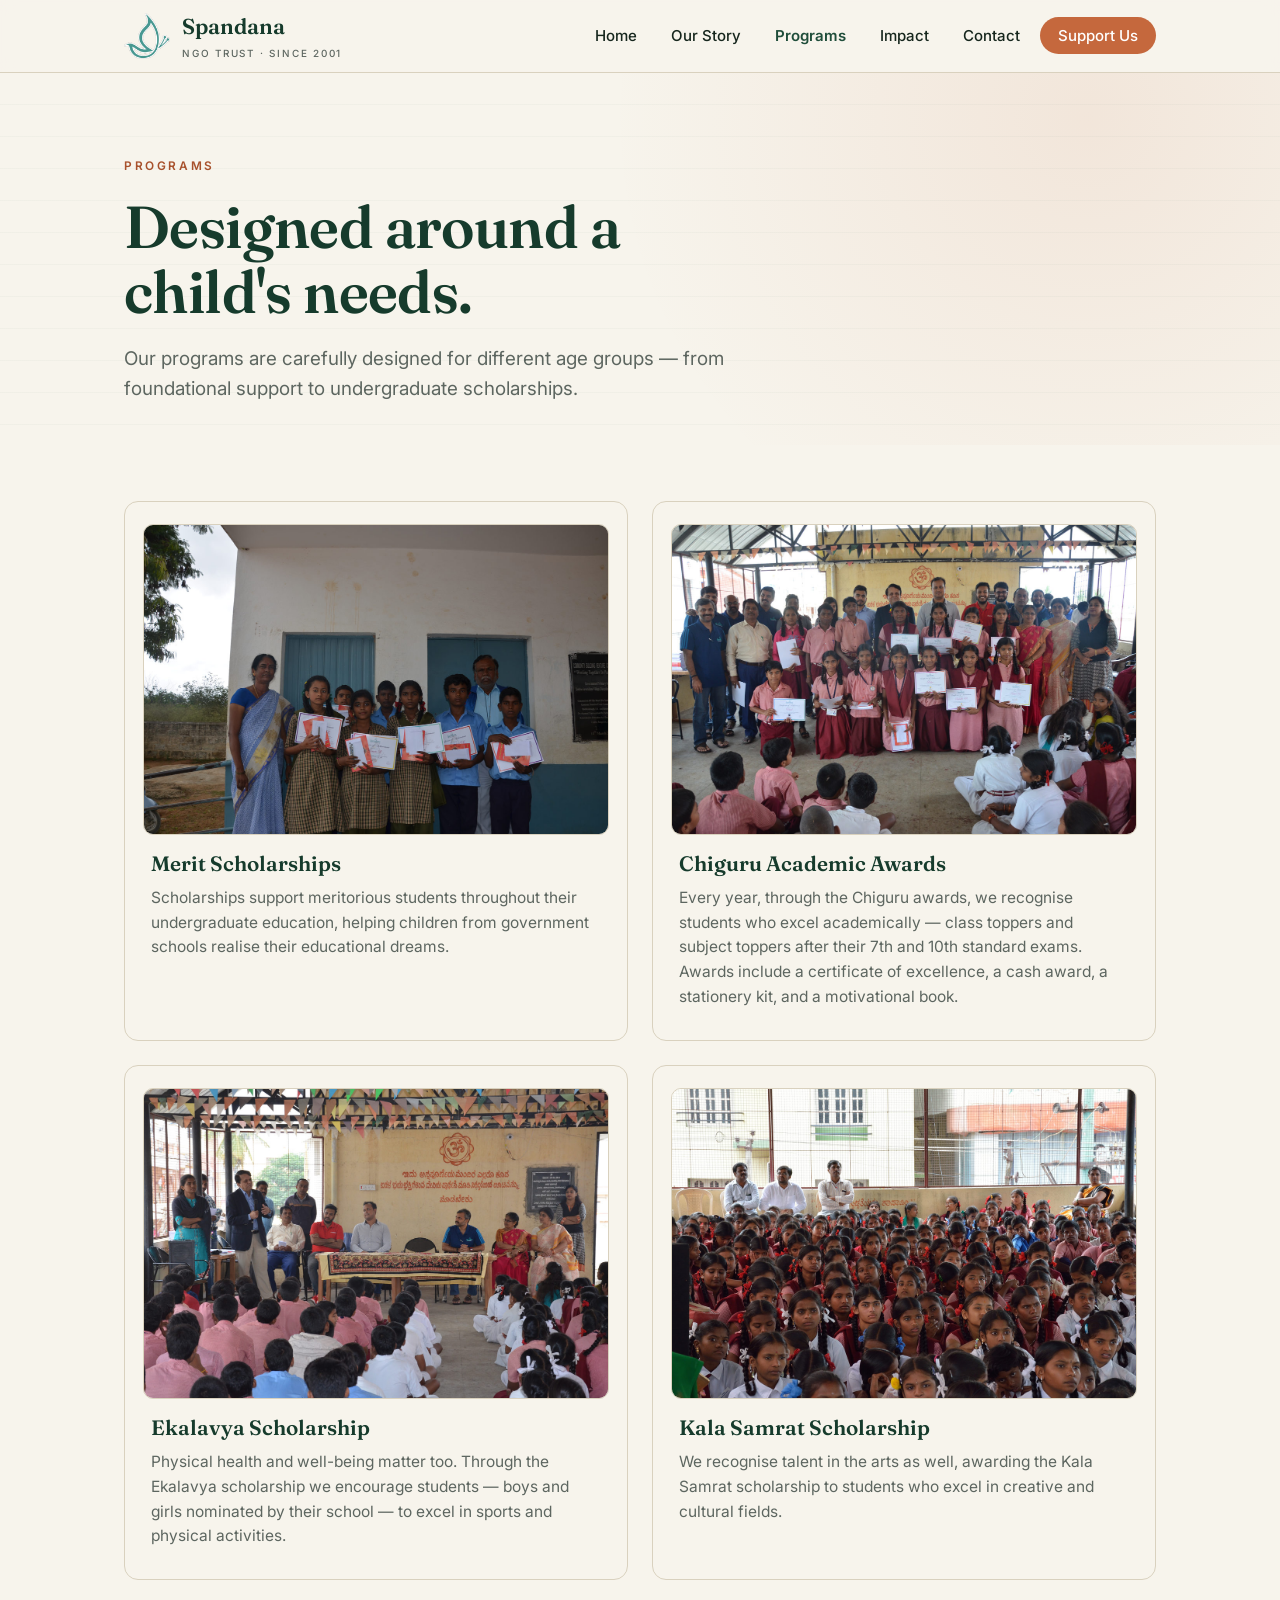
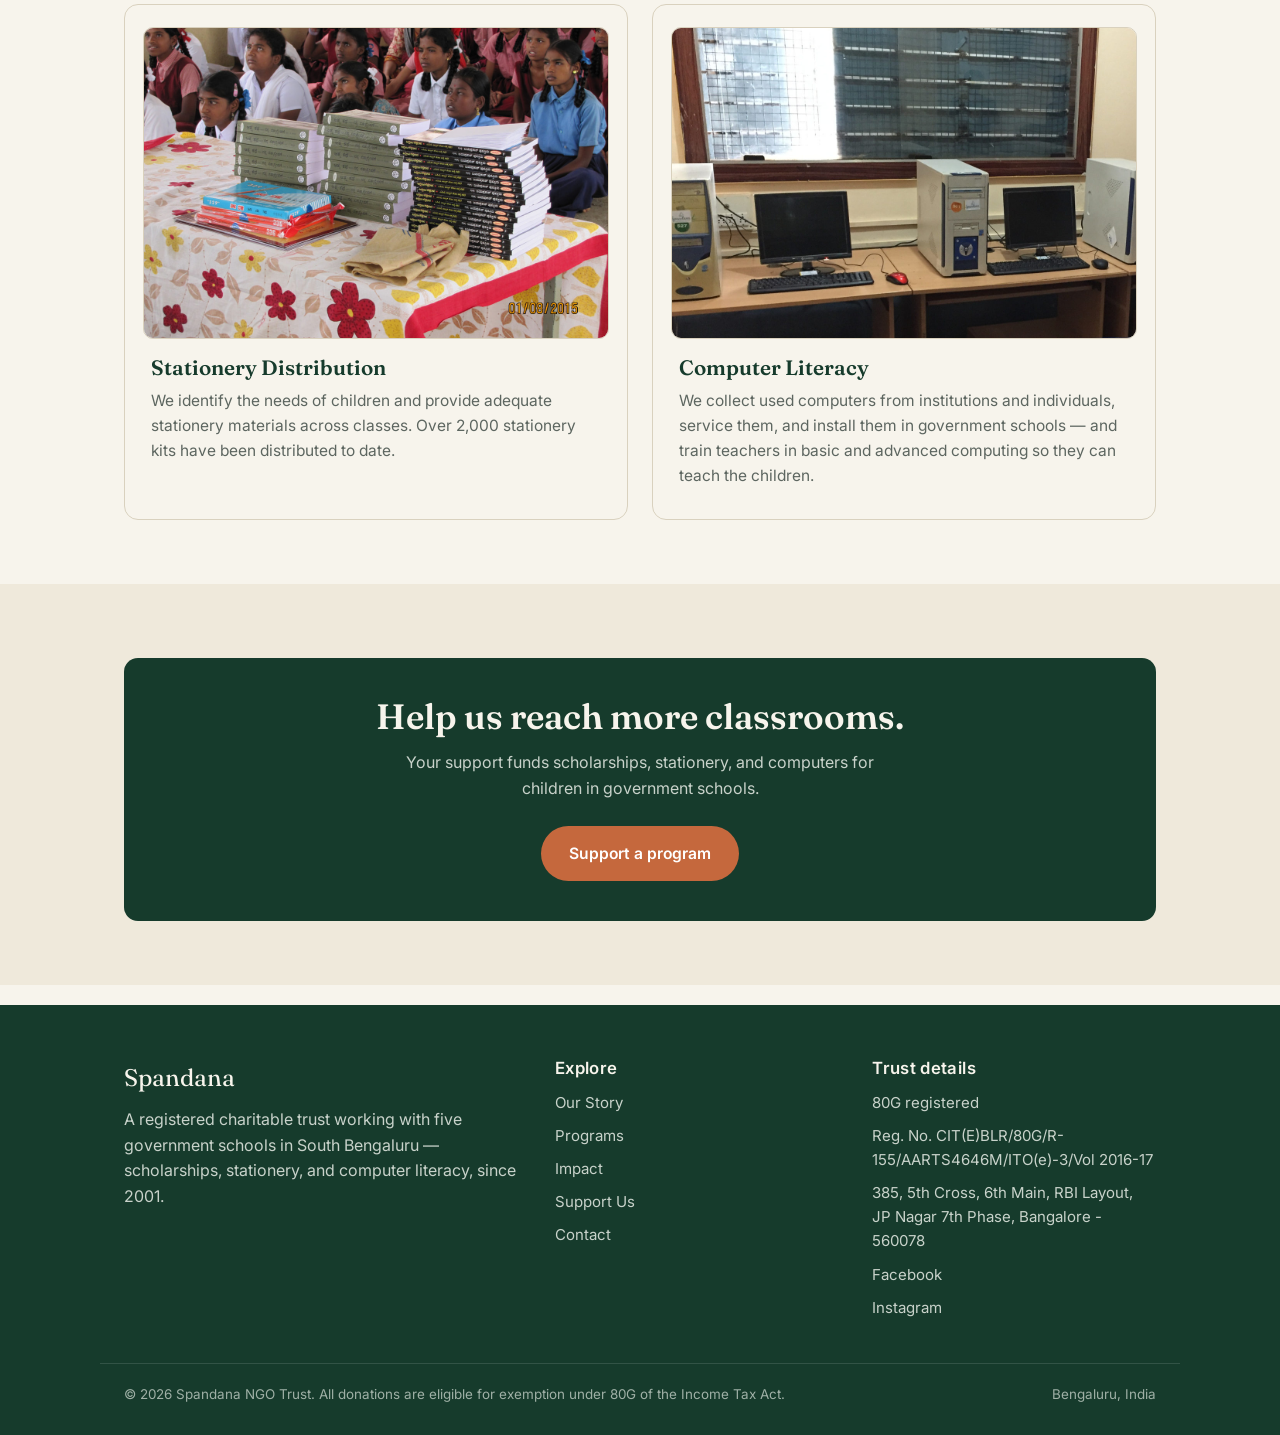
<file: programs.html>
<!doctype html>
<html lang="en">
<head>
<meta charset="utf-8">
<meta name="viewport" content="width=device-width,initial-scale=1">
<title>Programs — Scholarships, Stationery & Computer Literacy | Spandana</title>
<meta name="description" content="Spandana runs scholarships (including Kala Samrat and Ekalavya), academic awards, stationery distribution, and computer literacy programs for government school children in Bengaluru.">
<link rel="canonical" href="https://www.spandana.ngo/programs.html">
<meta property="og:type" content="website">
<meta property="og:title" content="Programs — Scholarships, Stationery & Computer Literacy | Spandana">
<meta property="og:description" content="Spandana runs scholarships (including Kala Samrat and Ekalavya), academic awards, stationery distribution, and computer literacy programs for government school children in Bengaluru.">
<meta property="og:url" content="https://www.spandana.ngo/programs.html">
<meta property="og:site_name" content="Spandana NGO Trust">
<meta property="og:image" content="https://www.spandana.ngo/images/og.jpg">
<meta property="og:image:alt" content="Students at a Spandana award ceremony in a Bengaluru government school">
<meta name="twitter:image" content="https://www.spandana.ngo/images/og.jpg">
<meta name="twitter:card" content="summary_large_image">
<link rel="preconnect" href="https://fonts.googleapis.com">
<link rel="preconnect" href="https://fonts.gstatic.com" crossorigin>
<link href="https://fonts.googleapis.com/css2?family=Fraunces:opsz,wght@9..144,500;9..144,600;9..144,600&family=Inter:wght@400;500;600&display=swap" rel="stylesheet">
<link rel="icon" href="favicon.ico" sizes="any">
<link rel="icon" type="image/png" sizes="32x32" href="images/favicon-32.png">
<link rel="apple-touch-icon" href="images/apple-touch-icon.png">
<link rel="stylesheet" href="css/style.css">
<script type="application/ld+json">
{
  "@context":"https://schema.org",
  "@type":"NGO",
  "name":"Spandana NGO Trust",
  "alternateName":"Spandana",
  "url":"https://www.spandana.ngo","logo":"https://www.spandana.ngo/images/logo.png","email":"spandanangoblr@gmail.com","sameAs":["https://www.facebook.com/NGOSpandana/","https://www.instagram.com/spandanango/"],
  "foundingDate":"2001",
  "description":"Spandana is a registered charitable trust supporting underprivileged students in five government schools in South Bengaluru through scholarships, stationery, and computer literacy programs since 2001.",
  "areaServed":{"@type":"Place","name":"South Bengaluru, Karnataka, India"},
  "knowsAbout":["Education","Scholarships","Computer Literacy","Government Schools"],
  "address":{"@type":"PostalAddress","streetAddress":"385, 5th Cross, 6th Main, RBI Layout, JP Nagar 7th Phase","postalCode":"560078","addressLocality":"Bengaluru","addressRegion":"Karnataka","addressCountry":"IN"}
}
</script>
<!-- Cloudflare Web Analytics --><script defer src='https://static.cloudflareinsights.com/beacon.min.js' data-cf-beacon='{"token": "1fd75a26264e45e386c52f43f9e075ce"}'></script><!-- End Cloudflare Web Analytics -->
</head>
<body>
<a class="skip" href="#main">Skip to content</a><header class="site-head">
  <div class="wrap nav">
    <a class="brand" href="index.html">
      <img class="mark-img" src="images/bird.png" alt="" width="46" height="46">
      <span>Spandana<small>NGO Trust · since 2001</small></span>
    </a>
    <button class="burger" aria-label="Menu" aria-expanded="false" aria-controls="menu">☰</button>
    <ul class="menu" id="menu">
      <li><a href="index.html">Home</a></li>
      <li><a href="about.html">Our Story</a></li>
      <li><a href="programs.html" class="active">Programs</a></li>
      <li><a href="impact.html">Impact</a></li>
      <li><a href="contact.html">Contact</a></li>
      <li><a class="give" href="support.html">Support Us</a></li>
    </ul>
  </div>
</header><main id="main"><section class="hero" style="padding-bottom:40px">
  <div class="wrap">
    <p class="eyebrow">Programs</p>
    <h1>Designed around a child's needs.</h1>
    <p class="lead">Our programs are carefully designed for different age groups — from foundational support to undergraduate scholarships.</p>
  </div>
</section>

<section style="padding-top:20px">
  <div class="wrap">
    <div class="grid c2">
      <div class="card"><div class="photo"><img src="images/scholarships.jpg" alt="Students with scholarship certificates outside their school" loading="lazy" width="1200" height="800"></div><h3>Merit Scholarships</h3><p>Scholarships support meritorious students throughout their undergraduate education, helping children from government schools realise their educational dreams.</p></div>
      <div class="card"><div class="photo"><img src="images/g1.jpg" alt="Chiguru award ceremony at a government school" loading="lazy" width="1200" height="800"></div><h3>Chiguru Academic Awards</h3><p>Every year, through the Chiguru awards, we recognise students who excel academically — class toppers and subject toppers after their 7th and 10th standard exams. Awards include a certificate of excellence, a cash award, a stationery kit, and a motivational book.</p></div>
      <div class="card"><div class="photo"><img src="images/g4.jpg" alt="Students gathered for a Spandana event" loading="lazy" width="1200" height="800"></div><h3>Ekalavya Scholarship</h3><p>Physical health and well-being matter too. Through the Ekalavya scholarship we encourage students — boys and girls nominated by their school — to excel in sports and physical activities.</p></div>
      <div class="card"><div class="photo"><img src="images/g2.jpg" alt="Children seated in a classroom during a Spandana programme" loading="lazy" width="1200" height="800"></div><h3>Kala Samrat Scholarship</h3><p>We recognise talent in the arts as well, awarding the Kala Samrat scholarship to students who excel in creative and cultural fields.</p></div>
      <div class="card"><div class="photo"><img src="images/stationery.jpg" alt="Stationery kits and books laid out for distribution" loading="lazy" width="1200" height="800"></div><h3>Stationery Distribution</h3><p>We identify the needs of children and provide adequate stationery materials across classes. Over 2,000 stationery kits have been distributed to date.</p></div>
      <div class="card"><div class="photo"><img src="images/computers.jpg" alt="Computers installed in a government school lab" loading="lazy" width="1200" height="800"></div><h3>Computer Literacy</h3><p>We collect used computers from institutions and individuals, service them, and install them in government schools — and train teachers in basic and advanced computing so they can teach the children.</p></div>
    </div>
  </div>
</section>

<section class="alt">
  <div class="wrap">
    <div class="callout">
      <h2>Help us reach more classrooms.</h2>
      <p>Your support funds scholarships, stationery, and computers for children in government schools.</p>
      <a class="btn btn-primary" href="support.html">Support a program</a>
    </div>
  </div>
</section></main><footer class="site-foot">
  <div class="wrap foot-grid">
    <div>
      <div class="foot-brand">Spandana</div>
      <p>A registered charitable trust working with five government schools in South Bengaluru — scholarships, stationery, and computer literacy, since 2001.</p>
    </div>
    <div>
      <h4>Explore</h4>
      <ul>
        <li><a href="about.html">Our Story</a></li>
        <li><a href="programs.html">Programs</a></li>
        <li><a href="impact.html">Impact</a></li>
        <li><a href="support.html">Support Us</a></li>
        <li><a href="contact.html">Contact</a></li>
      </ul>
    </div>
    <div>
      <h4>Trust details</h4>
      <ul>
        <li>80G registered</li>
        <li>Reg. No. CIT(E)BLR/80G/R-155/AARTS4646M/ITO(e)-3/Vol 2016-17</li>
        <li>385, 5th Cross, 6th Main, RBI Layout, JP Nagar 7th Phase, Bangalore - 560078</li>
        <li><a href="https://www.facebook.com/NGOSpandana/">Facebook</a></li>
        <li><a href="https://www.instagram.com/spandanango/">Instagram</a></li>
      </ul>
    </div>
  </div>
  <div class="wrap foot-bottom">
    <span>© 2026 Spandana NGO Trust. All donations are eligible for exemption under 80G of the Income Tax Act.</span>
    <span>Bengaluru, India</span>
  </div>
</footer>
<script src="js/main.js"></script>
</body></html>
</file>
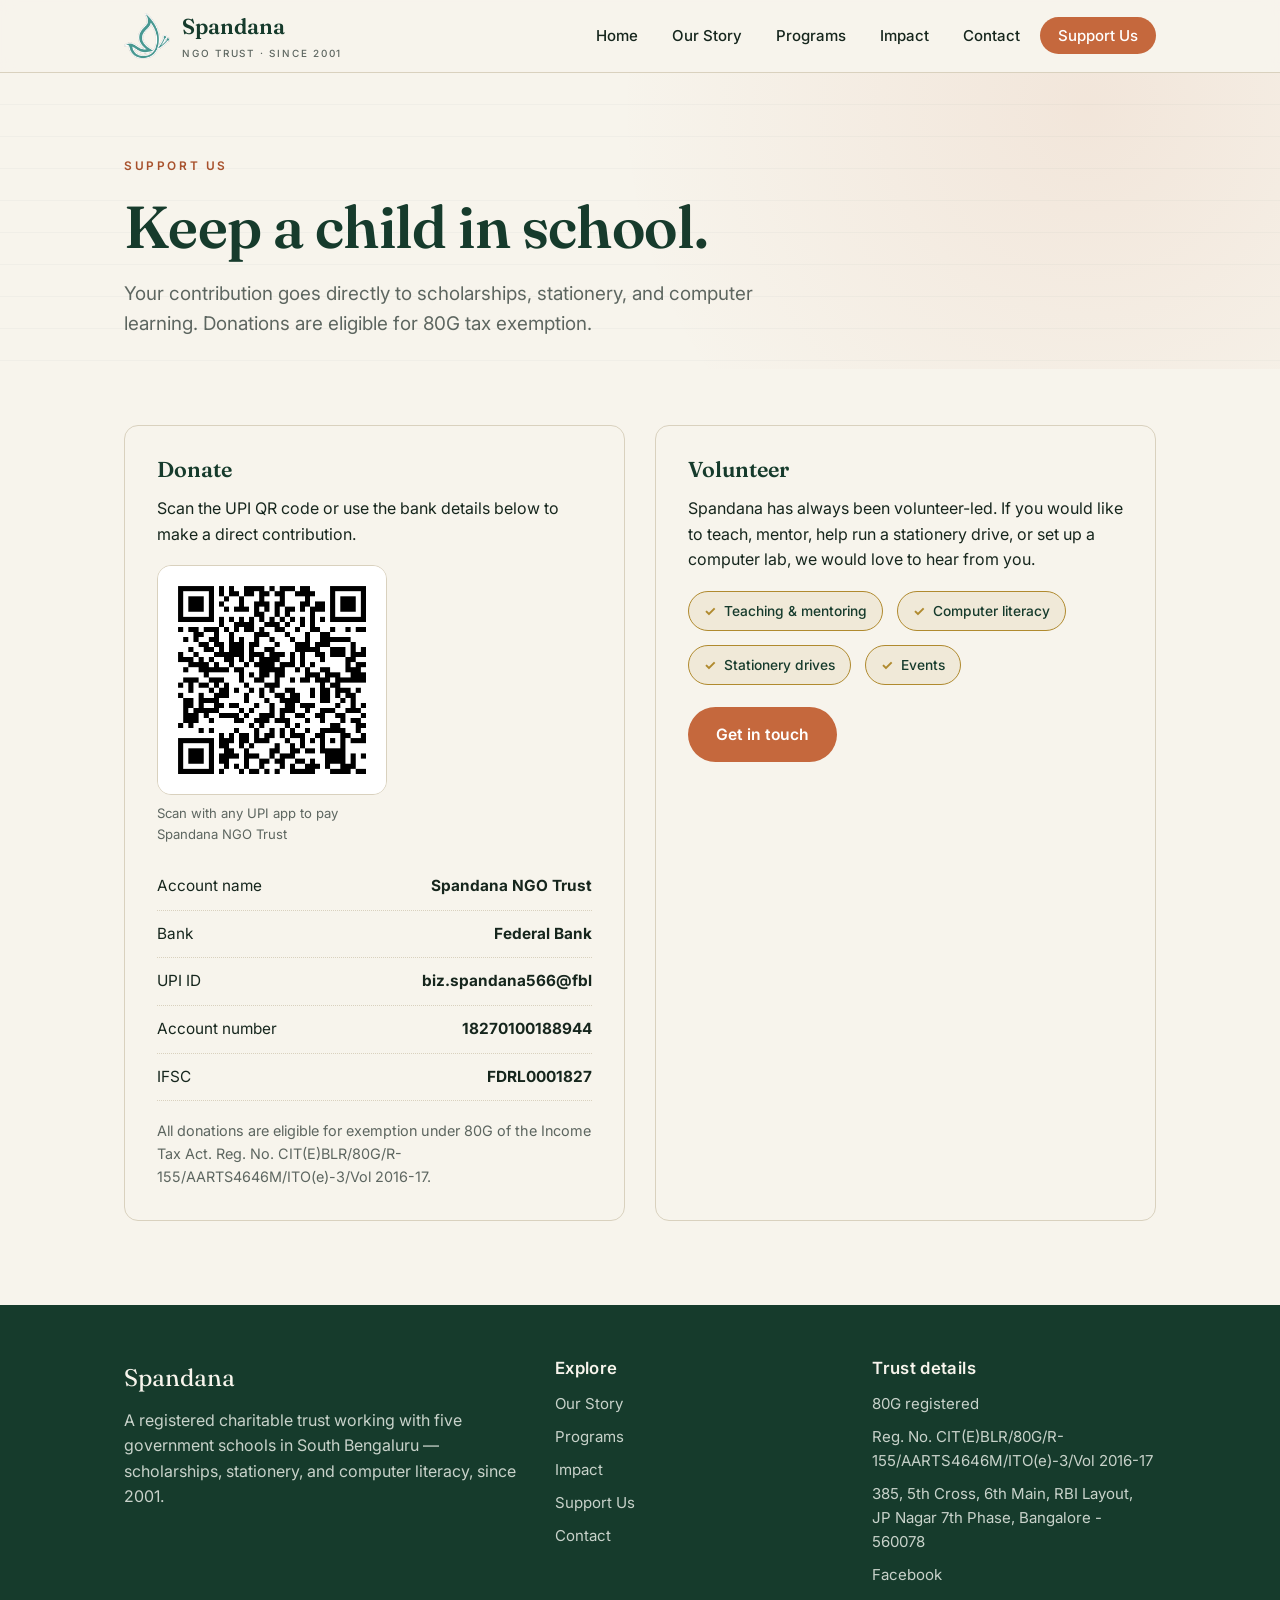
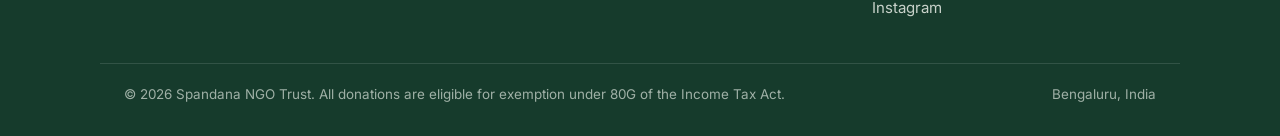
<file: support.html>
<!doctype html>
<html lang="en">
<head>
<meta charset="utf-8">
<meta name="viewport" content="width=device-width,initial-scale=1">
<title>Support Us — Donate or Volunteer | Spandana NGO Trust</title>
<meta name="description" content="Support Spandana through a direct UPI or bank transfer, or by volunteering. All donations are eligible for 80G tax exemption.">
<link rel="canonical" href="https://www.spandana.ngo/support.html">
<meta property="og:type" content="website">
<meta property="og:title" content="Support Us — Donate or Volunteer | Spandana NGO Trust">
<meta property="og:description" content="Support Spandana through a direct UPI or bank transfer, or by volunteering. All donations are eligible for 80G tax exemption.">
<meta property="og:url" content="https://www.spandana.ngo/support.html">
<meta property="og:site_name" content="Spandana NGO Trust">
<meta property="og:image" content="https://www.spandana.ngo/images/og.jpg">
<meta property="og:image:alt" content="Students at a Spandana award ceremony in a Bengaluru government school">
<meta name="twitter:image" content="https://www.spandana.ngo/images/og.jpg">
<meta name="twitter:card" content="summary_large_image">
<link rel="preconnect" href="https://fonts.googleapis.com">
<link rel="preconnect" href="https://fonts.gstatic.com" crossorigin>
<link href="https://fonts.googleapis.com/css2?family=Fraunces:opsz,wght@9..144,500;9..144,600;9..144,600&family=Inter:wght@400;500;600&display=swap" rel="stylesheet">
<link rel="icon" href="favicon.ico" sizes="any">
<link rel="icon" type="image/png" sizes="32x32" href="images/favicon-32.png">
<link rel="apple-touch-icon" href="images/apple-touch-icon.png">
<link rel="stylesheet" href="css/style.css">
<script type="application/ld+json">
{
  "@context":"https://schema.org",
  "@type":"NGO",
  "name":"Spandana NGO Trust",
  "alternateName":"Spandana",
  "url":"https://www.spandana.ngo","logo":"https://www.spandana.ngo/images/logo.png","email":"spandanangoblr@gmail.com","sameAs":["https://www.facebook.com/NGOSpandana/","https://www.instagram.com/spandanango/"],
  "foundingDate":"2001",
  "description":"Spandana is a registered charitable trust supporting underprivileged students in five government schools in South Bengaluru through scholarships, stationery, and computer literacy programs since 2001.",
  "areaServed":{"@type":"Place","name":"South Bengaluru, Karnataka, India"},
  "knowsAbout":["Education","Scholarships","Computer Literacy","Government Schools"],
  "address":{"@type":"PostalAddress","streetAddress":"385, 5th Cross, 6th Main, RBI Layout, JP Nagar 7th Phase","postalCode":"560078","addressLocality":"Bengaluru","addressRegion":"Karnataka","addressCountry":"IN"}
}
</script>
<!-- Cloudflare Web Analytics --><script defer src='https://static.cloudflareinsights.com/beacon.min.js' data-cf-beacon='{"token": "1fd75a26264e45e386c52f43f9e075ce"}'></script><!-- End Cloudflare Web Analytics -->
</head>
<body>
<a class="skip" href="#main">Skip to content</a><header class="site-head">
  <div class="wrap nav">
    <a class="brand" href="index.html">
      <img class="mark-img" src="images/bird.png" alt="" width="46" height="46">
      <span>Spandana<small>NGO Trust · since 2001</small></span>
    </a>
    <button class="burger" aria-label="Menu" aria-expanded="false" aria-controls="menu">☰</button>
    <ul class="menu" id="menu">
      <li><a href="index.html">Home</a></li>
      <li><a href="about.html">Our Story</a></li>
      <li><a href="programs.html">Programs</a></li>
      <li><a href="impact.html">Impact</a></li>
      <li><a href="contact.html">Contact</a></li>
      <li><a class="give" href="support.html">Support Us</a></li>
    </ul>
  </div>
</header><main id="main"><section class="hero" style="padding-bottom:30px">
  <div class="wrap">
    <p class="eyebrow">Support Us</p>
    <h1>Keep a child in school.</h1>
    <p class="lead">Your contribution goes directly to scholarships, stationery, and computer learning. Donations are eligible for 80G tax exemption.</p>
  </div>
</section>

<section style="padding-top:20px">
  <div class="wrap">
    <div class="support-grid">
      <div class="panel">
        <h3>Donate</h3>
        <p>Scan the UPI QR code or use the bank details below to make a direct contribution.</p>
        <figure class="qr"><img src="images/upi-qr.png" alt="UPI QR code to pay Spandana NGO Trust (biz.spandana566@fbl)" width="230" height="230"><figcaption>Scan with any UPI app to pay Spandana NGO Trust</figcaption></figure>
        <div class="detail"><span>Account name</span><b>Spandana NGO Trust</b></div>
        <div class="detail"><span>Bank</span><b>Federal Bank</b></div>
        <div class="detail"><span>UPI ID</span><b>biz.spandana566@fbl</b></div>
        <div class="detail"><span>Account number</span><b>18270100188944</b></div>
        <div class="detail"><span>IFSC</span><b>FDRL0001827</b></div>
        <p style="margin-top:18px;font-size:.9rem;color:var(--muted)">All donations are eligible for exemption under 80G of the Income Tax Act. Reg. No. CIT(E)BLR/80G/R-155/AARTS4646M/ITO(e)-3/Vol 2016-17.</p>
      </div>
      <div class="panel">
        <h3>Volunteer</h3>
        <p>Spandana has always been volunteer-led. If you would like to teach, mentor, help run a stationery drive, or set up a computer lab, we would love to hear from you.</p>
        <div class="marks" style="margin-top:18px">
          <span class="mark-chip">Teaching & mentoring</span>
          <span class="mark-chip">Computer literacy</span>
          <span class="mark-chip">Stationery drives</span>
          <span class="mark-chip">Events</span>
        </div>
        <p style="margin-top:22px"><a class="btn btn-primary" href="contact.html">Get in touch</a></p>
      </div>
    </div>
  </div>
</section></main><footer class="site-foot">
  <div class="wrap foot-grid">
    <div>
      <div class="foot-brand">Spandana</div>
      <p>A registered charitable trust working with five government schools in South Bengaluru — scholarships, stationery, and computer literacy, since 2001.</p>
    </div>
    <div>
      <h4>Explore</h4>
      <ul>
        <li><a href="about.html">Our Story</a></li>
        <li><a href="programs.html">Programs</a></li>
        <li><a href="impact.html">Impact</a></li>
        <li><a href="support.html">Support Us</a></li>
        <li><a href="contact.html">Contact</a></li>
      </ul>
    </div>
    <div>
      <h4>Trust details</h4>
      <ul>
        <li>80G registered</li>
        <li>Reg. No. CIT(E)BLR/80G/R-155/AARTS4646M/ITO(e)-3/Vol 2016-17</li>
        <li>385, 5th Cross, 6th Main, RBI Layout, JP Nagar 7th Phase, Bangalore - 560078</li>
        <li><a href="https://www.facebook.com/NGOSpandana/">Facebook</a></li>
        <li><a href="https://www.instagram.com/spandanango/">Instagram</a></li>
      </ul>
    </div>
  </div>
  <div class="wrap foot-bottom">
    <span>© 2026 Spandana NGO Trust. All donations are eligible for exemption under 80G of the Income Tax Act.</span>
    <span>Bengaluru, India</span>
  </div>
</footer>
<script src="js/main.js"></script>
</body></html>
</file>
<file: css/style.css>
/* ===========================================================
   Spandana NGO Trust — shared styles
   Palette: ink green, chalk cream, terracotta clay, trust gold
   Display: Fraunces  |  Body: Inter
   =========================================================== */

:root{
  --ink:#16261d;
  --green:#1f4d3a;
  --green-deep:#163b2c;
  --cream:#f7f4ec;
  --cream-2:#efe9db;
  --clay:#c5683d;
  --clay-deep:#a8512c;
  --gold:#b08a2e;
  --line:#d9d1be;
  --muted:#5d6660;
  --white:#ffffff;
  --maxw:1080px;
  --r:14px;
}

*{box-sizing:border-box;margin:0;padding:0}
html{scroll-behavior:smooth}
body{
  font-family:'Inter',system-ui,-apple-system,sans-serif;
  color:var(--ink);
  background:var(--cream);
  line-height:1.6;
  -webkit-font-smoothing:antialiased;
}
h1,h2,h3,h4{font-family:'Fraunces',Georgia,serif;line-height:1.1;font-weight:600;color:var(--green-deep)}
a{color:var(--clay-deep);text-decoration:none}
a:hover{text-decoration:underline}
img{max-width:100%;display:block}
.wrap{max-width:var(--maxw);margin:0 auto;padding:0 24px}

/* ---------- skip + focus ---------- */
.skip{position:absolute;left:-999px;top:0;background:var(--green);color:#fff;padding:10px 16px;z-index:200}
.skip:focus{left:8px;top:8px}
a:focus-visible,button:focus-visible{outline:3px solid var(--clay);outline-offset:2px}

/* ---------- header ---------- */
.site-head{
  position:sticky;top:0;z-index:100;
  background:rgba(247,244,236,.92);
  backdrop-filter:blur(8px);
  border-bottom:1px solid var(--line);
}
.nav{display:flex;align-items:center;justify-content:space-between;height:72px}
.brand{display:flex;align-items:center;gap:12px;font-family:'Fraunces',serif;font-weight:600;font-size:1.35rem;color:var(--green-deep)}
.brand:hover{text-decoration:none}
.brand .mark{
  width:38px;height:38px;border-radius:50%;
  background:var(--green);color:var(--cream);
  display:grid;place-items:center;font-size:1.1rem;flex:none;
  box-shadow:inset 0 0 0 2px var(--cream),inset 0 0 0 3px var(--green);
}
.brand small{display:block;font-family:'Inter',sans-serif;font-weight:500;font-size:.62rem;letter-spacing:.18em;text-transform:uppercase;color:var(--muted);margin-top:2px}
.menu{display:flex;gap:6px;align-items:center;list-style:none}
.menu a{
  color:var(--ink);font-weight:500;font-size:.94rem;
  padding:8px 14px;border-radius:8px;
}
.menu a:hover{background:var(--cream-2);text-decoration:none}
.menu a.active{color:var(--green);font-weight:600}
.menu .give{background:var(--clay);color:#fff;padding:9px 18px;border-radius:999px}
.menu .give:hover{background:var(--clay-deep);text-decoration:none}
.burger{display:none;background:none;border:1px solid var(--line);border-radius:8px;padding:8px 10px;cursor:pointer;font-size:1.1rem}

@media(max-width:760px){
  .burger{display:block}
  .menu{
    position:absolute;top:72px;left:0;right:0;
    flex-direction:column;align-items:stretch;gap:2px;
    background:var(--cream);border-bottom:1px solid var(--line);
    padding:12px 24px 18px;display:none;
  }
  .menu.open{display:flex}
  .menu a{padding:12px 10px}
  .menu .give{text-align:center;margin-top:6px}
}

/* ---------- hero ---------- */
.hero{position:relative;padding:84px 0 72px;overflow:hidden}
.hero::before{
  content:"";position:absolute;inset:0;
  background:
    repeating-linear-gradient(transparent,transparent 31px,rgba(31,77,58,.06) 32px),
    radial-gradient(circle at 85% 12%,rgba(197,104,61,.10),transparent 42%);
  pointer-events:none;
}
.eyebrow{
  font-size:.74rem;letter-spacing:.22em;text-transform:uppercase;
  color:var(--clay-deep);font-weight:600;margin-bottom:18px;
}
.hero h1{font-size:clamp(2.3rem,5.4vw,3.7rem);max-width:16ch;letter-spacing:-.01em}
.hero p.lead{font-size:1.18rem;color:var(--muted);max-width:54ch;margin-top:20px}
.hero-cta{display:flex;gap:14px;flex-wrap:wrap;margin-top:32px}

/* founding stamp */
.stamp{
  margin-top:46px;display:inline-flex;align-items:center;gap:16px;
  border:2px dashed var(--gold);border-radius:var(--r);
  padding:14px 20px;background:rgba(176,138,46,.06);
}
.stamp b{font-family:'Fraunces',serif;font-size:2rem;color:var(--green);line-height:1}
.stamp span{font-size:.86rem;color:var(--muted);max-width:24ch}

/* ---------- buttons ---------- */
.btn{
  display:inline-block;font-weight:600;font-size:.98rem;
  padding:13px 26px;border-radius:999px;cursor:pointer;border:2px solid transparent;
  transition:transform .12s ease,background .15s ease;
}
.btn:hover{text-decoration:none;transform:translateY(-1px)}
.btn-primary{background:var(--clay);color:#fff}
.btn-primary:hover{background:var(--clay-deep)}
.btn-ghost{background:transparent;border-color:var(--green);color:var(--green)}
.btn-ghost:hover{background:var(--green);color:var(--cream)}

/* ---------- sections ---------- */
section{padding:64px 0}
.section-tag{
  font-size:.74rem;letter-spacing:.2em;text-transform:uppercase;
  color:var(--clay-deep);font-weight:600;margin-bottom:12px;
}
h2.title{font-size:clamp(1.8rem,3.8vw,2.5rem);max-width:20ch;margin-bottom:8px}
.lede{font-size:1.1rem;color:var(--muted);max-width:60ch;margin-bottom:8px}

.alt{background:var(--cream-2)}
.ink-bg{background:var(--green-deep);color:var(--cream)}
.ink-bg h2,.ink-bg h3{color:var(--cream)}
.ink-bg .section-tag{color:#e6b98a}
.ink-bg .lede{color:#c8d2ca}

/* ---------- stat band ---------- */
.stats{display:grid;grid-template-columns:repeat(4,1fr);gap:20px;margin-top:8px}
.stat{
  background:var(--cream);border:1px solid var(--line);border-radius:var(--r);
  padding:26px 20px;text-align:center;
}
.ink-bg .stat{background:rgba(255,255,255,.05);border-color:rgba(255,255,255,.14)}
.stat b{display:block;font-family:'Fraunces',serif;font-size:2.5rem;color:var(--clay);line-height:1}
.ink-bg .stat b{color:#e6975f}
.stat span{display:block;font-size:.9rem;color:var(--muted);margin-top:8px}
.ink-bg .stat span{color:#c8d2ca}
@media(max-width:680px){.stats{grid-template-columns:repeat(2,1fr)}}

/* ---------- cards ---------- */
.grid{display:grid;gap:24px;margin-top:36px}
.grid.c3{grid-template-columns:repeat(3,1fr)}
.grid.c2{grid-template-columns:repeat(2,1fr)}
@media(max-width:820px){.grid.c3,.grid.c2{grid-template-columns:1fr}}
.card{
  background:var(--cream);border:1px solid var(--line);border-radius:var(--r);
  padding:30px 26px;position:relative;
}
.card .num{
  font-family:'Fraunces',serif;font-size:.95rem;color:var(--clay);
  border:1.5px solid var(--clay);border-radius:50%;width:34px;height:34px;
  display:grid;place-items:center;margin-bottom:18px;font-weight:600;
}
.card h3{font-size:1.3rem;margin-bottom:10px}
.card p{color:var(--muted);font-size:.97rem}

/* ---------- story / prose ---------- */
.prose{max-width:68ch}
.prose p{margin-bottom:18px;font-size:1.06rem}
.prose h3{font-size:1.4rem;margin:34px 0 12px}
.pull{
  border-left:4px solid var(--clay);padding:6px 0 6px 22px;margin:28px 0;
  font-family:'Fraunces',serif;font-size:1.3rem;color:var(--green);font-style:italic;
}

/* ---------- story cards (impact) ---------- */
.story{
  background:var(--cream);border:1px solid var(--line);border-radius:var(--r);
  padding:28px;border-top:4px solid var(--clay);
}
.story h3{font-size:1.2rem;margin-bottom:6px}
.story .who{font-size:.8rem;letter-spacing:.12em;text-transform:uppercase;color:var(--clay-deep);font-weight:600;margin-bottom:14px}
.story p{color:var(--muted);font-size:.98rem}

/* ---------- support ---------- */
.support-grid{display:grid;grid-template-columns:1fr 1fr;gap:30px;margin-top:36px}
@media(max-width:820px){.support-grid{grid-template-columns:1fr}}
.panel{background:var(--cream);border:1px solid var(--line);border-radius:var(--r);padding:32px}
.panel h3{font-size:1.35rem;margin-bottom:14px}
.qr-slot{
  border:2px dashed var(--line);border-radius:var(--r);
  aspect-ratio:1;max-width:230px;display:grid;place-items:center;
  text-align:center;color:var(--muted);font-size:.85rem;padding:20px;margin:18px 0;
  background:var(--cream-2);
}
.detail{display:flex;justify-content:space-between;gap:16px;padding:11px 0;border-bottom:1px dotted var(--line);font-size:.96rem}
.detail:last-child{border-bottom:0}
.detail b{color:var(--ink)}

/* ---------- callout ---------- */
.callout{
  background:var(--green-deep);color:var(--cream);border-radius:var(--r);
  padding:40px;text-align:center;margin-top:10px;
}
.callout h2{color:var(--cream);font-size:clamp(1.6rem,3.4vw,2.2rem);max-width:22ch;margin:0 auto 14px}
.callout p{color:#c8d2ca;max-width:50ch;margin:0 auto 24px}

/* ---------- trust marks ---------- */
.marks{display:flex;flex-wrap:wrap;gap:14px;margin-top:30px}
.mark-chip{
  display:inline-flex;align-items:center;gap:8px;
  background:rgba(176,138,46,.1);border:1px solid var(--gold);
  color:var(--green-deep);font-size:.86rem;font-weight:500;
  padding:8px 15px;border-radius:999px;
}
.mark-chip::before{content:"✓";color:var(--gold);font-weight:700}

/* ---------- contact form ---------- */
form .row{display:grid;grid-template-columns:1fr 1fr;gap:18px}
@media(max-width:620px){form .row{grid-template-columns:1fr}}
label{display:block;font-size:.86rem;font-weight:600;margin:16px 0 6px}
input,textarea{
  width:100%;font-family:inherit;font-size:1rem;color:var(--ink);
  padding:12px 14px;border:1px solid var(--line);border-radius:10px;background:var(--white);
}
input:focus,textarea:focus{outline:none;border-color:var(--clay)}

/* ---------- footer ---------- */
.site-foot{background:var(--green-deep);color:#c8d2ca;padding:54px 0 30px;margin-top:20px}
.foot-grid{display:grid;grid-template-columns:1.4fr 1fr 1fr;gap:34px}
@media(max-width:760px){.foot-grid{grid-template-columns:1fr;gap:24px}}
.site-foot h4{color:var(--cream);font-size:1.05rem;margin-bottom:14px;font-family:'Inter',sans-serif;font-weight:600;letter-spacing:.02em}
.site-foot a{color:#c8d2ca}
.site-foot a:hover{color:#fff}
.site-foot ul{list-style:none}
.site-foot li{margin-bottom:9px;font-size:.94rem}
.foot-brand{font-family:'Fraunces',serif;font-size:1.5rem;color:var(--cream);margin-bottom:10px}
.foot-bottom{border-top:1px solid rgba(255,255,255,.12);margin-top:34px;padding-top:20px;font-size:.84rem;color:#9fb0a6;display:flex;justify-content:space-between;flex-wrap:wrap;gap:10px}

/* reduced motion */
@media(prefers-reduced-motion:reduce){*{scroll-behavior:auto!important;transition:none!important}}

/* ---------- photos ---------- */
.photo{border-radius:var(--r);overflow:hidden;background:var(--cream-2);border:1px solid var(--line)}
.photo img{width:100%;height:auto;object-fit:cover;aspect-ratio:3/2}
.card .photo{margin:-8px -8px 18px;border-radius:10px}
.gallery{display:grid;grid-template-columns:repeat(3,1fr);gap:14px;margin-top:30px}
.gallery figure{margin:0}
.gallery img{width:100%;height:auto;aspect-ratio:3/2;object-fit:cover;border-radius:10px;border:1px solid var(--line)}
@media(max-width:760px){.gallery{grid-template-columns:repeat(2,1fr)}}
.team{display:grid;grid-template-columns:repeat(4,1fr);gap:22px;margin-top:34px}
.member{text-align:center}
.member img{width:100%;height:auto;aspect-ratio:1/1;object-fit:cover;border-radius:50%;border:3px solid var(--cream-2);box-shadow:0 0 0 1px var(--line)}
.member h3{font-size:1.05rem;margin-top:14px}
.member p{font-size:.78rem;letter-spacing:.1em;text-transform:uppercase;color:var(--clay-deep);font-weight:600;margin-top:6px}
@media(max-width:900px){.team{grid-template-columns:repeat(2,1fr)}}
@media(max-width:560px){.team{grid-template-columns:repeat(2,1fr);gap:18px}}

.qr{margin:18px 0;max-width:230px}
.qr img{width:100%;height:auto;border:1px solid var(--line);border-radius:var(--r);background:#fff}
.qr figcaption{font-size:.82rem;color:var(--muted);margin-top:8px}

.brand .mark-img{width:auto;height:46px;flex:none}
</file>
